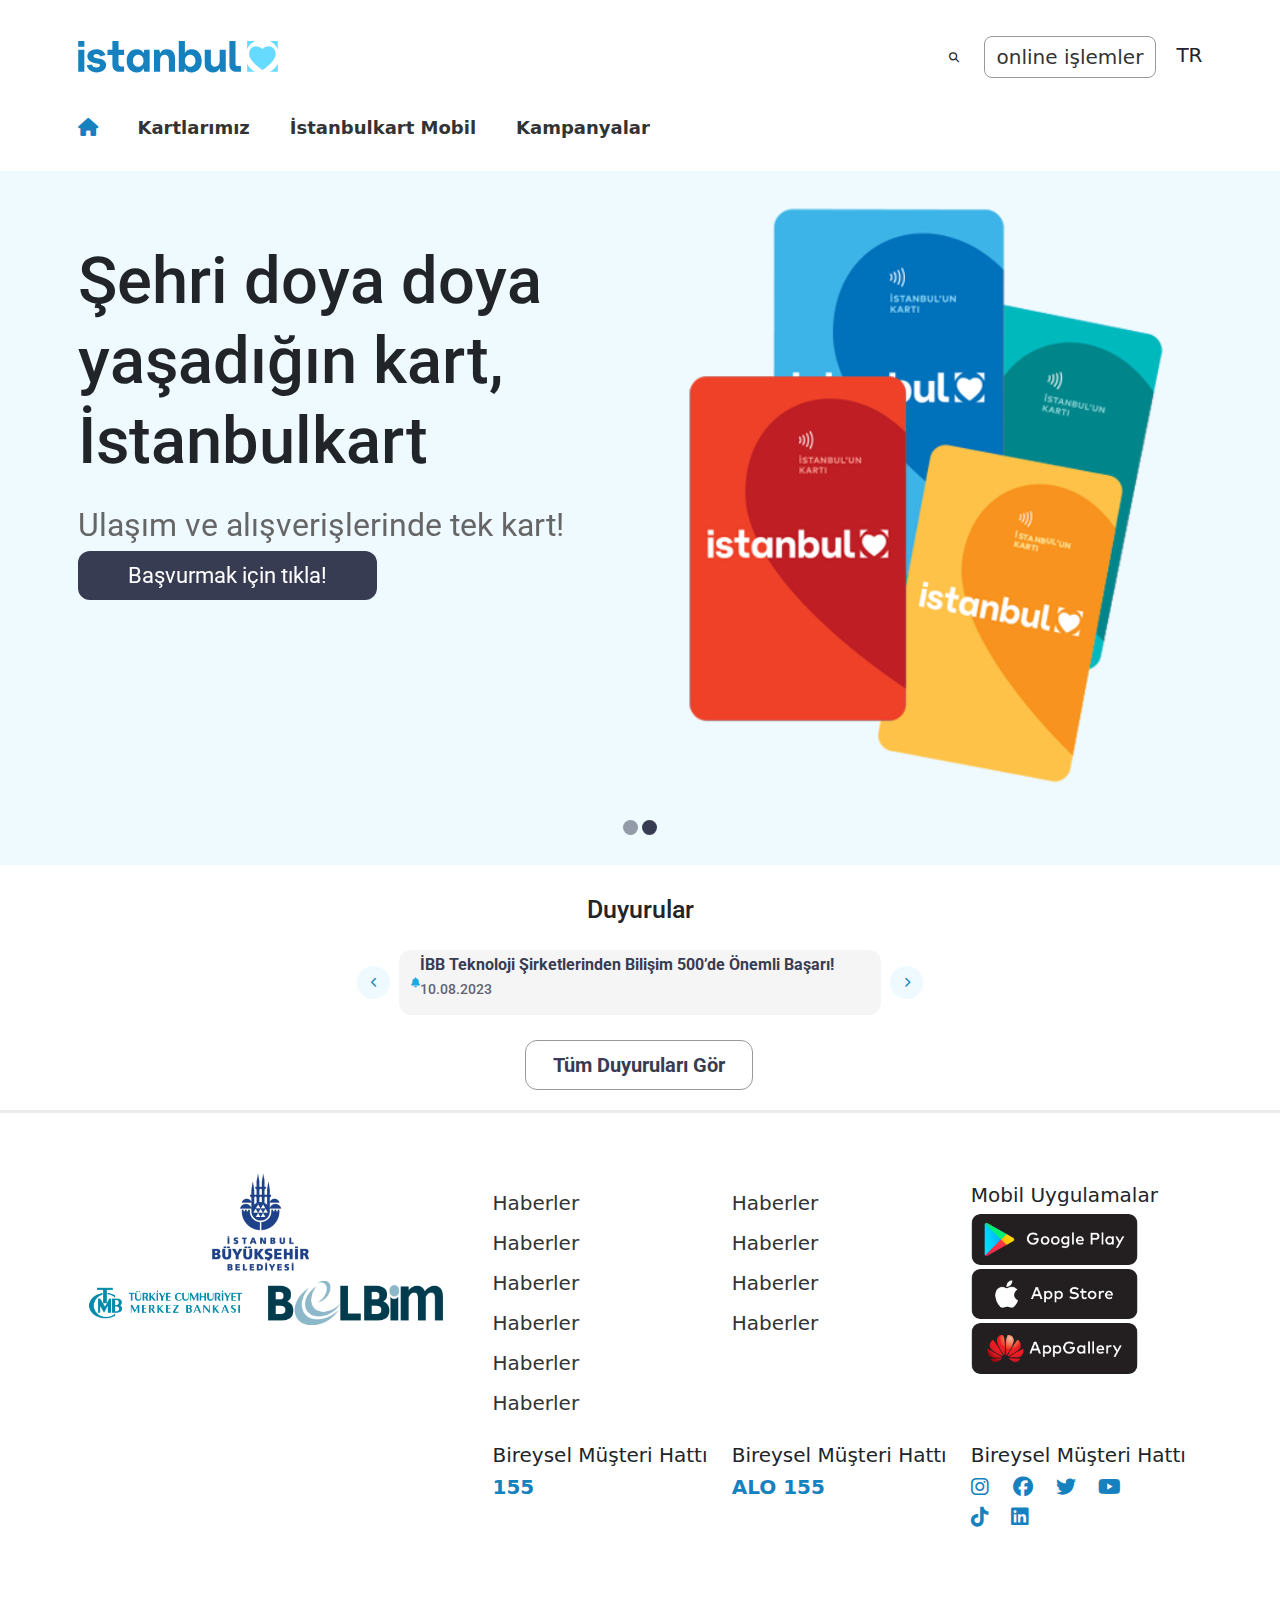
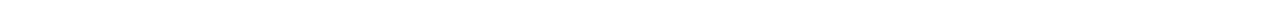
<file: day_6/index.html>
<!DOCTYPE html>
<html lang="en">

<head>
    <meta charset="UTF-8">
    <meta name="viewport" content="width=device-width, initial-scale=1.0">
    <title>Ana Sayfa</title>
    <link rel="stylesheet" href="./css/reset.css">
    <link rel="preconnect" href="https://fonts.googleapis.com">
    <link rel="preconnect" href="https://fonts.gstatic.com" crossorigin>
    <link
        href="https://fonts.googleapis.com/css2?family=Roboto:ital,wght@0,100;0,300;0,400;0,500;0,700;0,900;1,100;1,300;1,400;1,500;1,700;1,900&display=swap"
        rel="stylesheet">
    <link href="https://cdn.jsdelivr.net/npm/bootstrap@5.3.2/dist/css/bootstrap.min.css" rel="stylesheet">
    <link rel="stylesheet"
        href="https://cdnjs.cloudflare.com/ajax/libs/OwlCarousel2/2.3.4/assets/owl.carousel.min.css" />
    <link rel="stylesheet" href="https://cdnjs.cloudflare.com/ajax/libs/font-awesome/6.4.2/css/all.min.css" />
    <link rel="stylesheet" href="./css/style.css">
</head>

<body>


    <header>
        <div class="background-controller">
            <div class="container">
                <div class="header-top">
                    <a href="#" class="logo-area">
                        <!-- <img src="" class="logo-img" alt=""> -->
                        <svg width="200" height="32" viewBox="0 0 200 32" fill="none"
                            xmlns="http://www.w3.org/2000/svg">
                            <path fill-rule="evenodd" clip-rule="evenodd"
                                d="M18.5451 26.5962C20.6 26.5962 21.9402 25.7028 21.9402 24.3624C21.9402 23.4691 21.4934 22.9329 20.2426 22.6649L16.3113 21.9057C11.7994 20.9673 9.38731 18.7341 9.38731 15.2943C9.38731 11.0502 13.1398 8.19129 18.6789 8.14661C22.9229 8.14661 26.4071 10.5142 27.4349 13.9986L22.2975 15.5624C21.9849 13.9986 20.5107 12.9263 18.5451 12.9263C16.7137 12.9263 15.5519 13.7751 15.5519 15.0708C15.5519 16.0533 16.2222 16.7238 17.7409 16.9917L21.6721 17.7955C25.8715 18.5999 28.1048 20.7889 28.1048 24.0498C28.1048 28.4279 24.3078 31.3762 18.6789 31.3762C13.4077 31.3762 9.43181 28.5618 8.80658 24.3624L14.0331 23.5587C14.1672 25.39 15.9987 26.5962 18.5451 26.5962ZM66.3272 30.8401H71.6431V8.6828H66.3272L65.523 12.0778H65.3889C64.6297 9.75488 61.9938 8.14676 58.7775 8.14676C52.7022 8.14676 48.6816 12.7926 48.6816 19.7615C48.6816 26.7304 52.7022 31.3762 58.7775 31.3762C61.9938 31.3762 64.6297 29.7681 65.3889 27.4005H65.523V27.4452L66.3272 30.8401ZM60.2071 13.7306C63.4233 13.7306 65.523 16.1431 65.523 19.7615C65.523 23.3799 63.4233 25.7922 60.2071 25.7922C57.0354 25.7922 54.9357 23.3799 54.9357 19.7615C54.9357 16.1431 57.0354 13.7306 60.2071 13.7306ZM40.5239 23.0225V14.0432L46.0854 14.0432V8.68238L40.5239 8.68238L40.5239 0.105358H34.4036L34.4036 8.68238H29.4897V14.0432H34.4036V23.3798C34.4036 28.1599 37.1734 30.8401 41.9981 30.8401L46.0854 30.8401V25.4346H43.383C41.5958 25.4346 40.5239 24.5413 40.5239 23.0225ZM97.0051 16.5449V30.8402H90.8853V18.6444C90.8853 15.7854 89.1431 13.8647 86.6412 13.8647C83.9162 13.8647 82.1293 15.9197 82.1293 18.9125V30.8402H76.0092V8.68246H81.3251L82.1293 12.1672H82.2635C83.0226 9.75473 85.7032 8.1466 89.0088 8.1466C93.8336 8.1466 97.0051 11.4967 97.0051 16.5449ZM123.696 19.7613C123.696 26.7304 119.676 31.3762 113.6 31.3762C110.384 31.3762 107.748 29.7679 107.034 27.4003H106.899L106.095 30.8401L100.779 30.8401V0.105206L106.899 0.105206V12.0776H107.034C107.748 9.75469 110.384 8.14676 113.6 8.14676C119.676 8.14676 123.696 12.7926 123.696 19.7613ZM117.442 19.7613C117.442 16.1431 115.342 13.7304 112.171 13.7304C108.999 13.7304 106.899 16.1431 106.899 19.7613C106.899 23.3799 108.999 25.792 112.171 25.792C115.342 25.792 117.442 23.3799 117.442 19.7613ZM147.751 8.68238V30.8401H142.436L141.631 27.4002H141.452C140.693 29.7678 138.013 31.3761 134.752 31.3761C129.927 31.3761 126.711 28.0257 126.711 22.9777V8.68238L132.831 8.68238V20.878C132.831 23.7371 134.528 25.6581 137.075 25.6581C139.844 25.6581 141.631 23.648 141.631 20.6101V8.68238H147.751ZM151.392 23.3798C151.392 28.1599 154.161 30.8401 158.986 30.8401L162.917 30.8401V25.0773H159.656C158.316 25.0773 157.512 24.3179 157.512 23.0225V0.105358H151.392V23.3798ZM0.223975 8.68229H6.34385L6.34385 30.84H0.223975L0.223975 8.68229ZM0.19046 5.81217H6.37755V0.105263H0.19046L0.19046 5.81217Z"
                                fill="#1581BE"></path>
                            <path fill-rule="evenodd" clip-rule="evenodd"
                                d="M199.81 22.6906C198.13 26.2468 195.253 29.1245 191.696 30.804H199.81V22.6906ZM184.46 7.97384C178.457 2.703 171.225 5.25047 171.225 12.9224C171.225 20.5944 184.46 29.0277 184.46 29.0277C184.46 29.0277 197.696 20.6237 197.696 12.9224C197.696 5.22131 189.731 2.61514 184.46 7.97384ZM177.224 0.105316H169.111V8.21863C170.791 4.66251 173.668 1.78482 177.224 0.105316ZM199.81 0.105354V8.21867C198.13 4.66255 195.253 1.78486 191.696 0.105354H199.81ZM169.111 30.804V22.6906C170.79 26.2468 173.668 29.1245 177.224 30.804H169.111Z"
                                fill="#67DBFF"></path>
                        </svg>
                    </a>
                    <div class="searchbox">
                        <div class="search-input">
                            <input type="text" name="search" id="searchItem">
                            <div class="close"><i class="fa-solid fa-xmark"></i></div>
                        </div>
                        <div class="open-search">
                            <i class="fa-solid fa-magnifying-glass"></i>
                        </div>
                    </div>
                    <div class="member-area">

                        <div class="online">
                            <a href="" class="goto-online">online işlemler</a>
                        </div>
                        <div class="language">
                            <h2>TR</h2>
                        </div>
                        <div class="open-mobile">
                            <i class="fa-solid fa-bars"></i>
                        </div>
                    </div>
                </div>
                <div class="header-bottom">
                    <div class="position-controller">
                        <div class="all-items">
                            <div class="nav-link">
                                <a href="./index.html" style="color: #1581BE;"><i class="fa-solid fa-house"></i></a>
                            </div>
                            <div class="nav-link">
                                <a href="./our-cards.html" class="link-item">Kartlarımız</a>
                            </div>
                            <div class="nav-link">
                                <a href="./istanbulkart-mobile.html" class="link-item">İstanbulkart Mobil</a>
                            </div>
                            <div class="nav-link">
                                <a href="./campaigns.html" class="link-item">Kampanyalar</a>
                            </div>
                        </div>
                    </div>
                </div>
            </div>
        </div>
    </header>
    <main>
        <section class="hero-section">
            <div class="background-controller">
                <div class="slider-area owl-carousel owl-theme">
                    <div class="item">
                        <div class="container">
                            <div class="row">
                                <div class="col-12 col-lg-6">
                                    <h3 class="card-title">Şehri doya doya yaşadığın kart, İstanbulkart</h3>
                                    <p class="card-info">Ulaşım ve alışverişlerinde tek kart!</p>
                                    <a href="#" class="card-link">Başvurmak için tıkla!</a>
                                </div>
                                <div class="col-12 col-lg-6">
                                    <div class="card-img">
                                        <img src="./images/card.png" alt="">
                                    </div>
                                </div>
                            </div>
                        </div>
                    </div>
                    <div class="item">
                        <div class="container">
                            <div class="row">
                                <div class="col-12 col-lg-6">
                                    <h3 class="card-title">Şehri doya doya yaşadığın kart, İstanbulkart</h3>
                                    <p class="card-info">Ulaşım ve alışverişlerinde tek kart!</p>
                                    <a href="#" class="card-link">Başvurmak için tıkla!</a>
                                </div>
                                <div class="col-12 col-lg-6">
                                    <div class="card-img">
                                        <img src="./images/mobile-app.png" alt="">
                                    </div>
                                </div>
                            </div>
                        </div>
                    </div>
                </div>
            </div>
        </section>
        <section class="announcement">
            <div class="background-controller">
                <div class="container">
                    <div class="area-title">
                        <h1>Duyurular</h1>
                    </div>
                    <div class="slider-section owl-carousel owl-theme">
                        <div class="slider-item">
                            <div class="slider-icon">
                                <i class="fa-solid fa-bell"></i>
                            </div>
                            <div class="slider-text-area">
                                <h5 class="text-title">
                                    İBB Teknoloji Şirketlerinden Bilişim 500’de Önemli Başarı!
                                </h5>
                                <p class="text-history">
                                    10.08.2023
                                </p>
                            </div>
                        </div>
                        <div class="slider-item">
                            <div class="slider-icon">
                                <i class="fa-solid fa-bell"></i>
                            </div>
                            <div class="slider-text-area">
                                <h5 class="text-title">
                                    İBB Teknoloji Şirketlerinden Bilişim 500’de Önemli Başarı!
                                </h5>
                                <p class="text-history">
                                    10.08.2023
                                </p>
                            </div>
                        </div>
                        <div class="slider-item">
                            <div class="slider-icon">
                                <i class="fa-solid fa-bell"></i>
                            </div>
                            <div class="slider-text-area">
                                <h5 class="text-title">
                                    İBB Teknoloji Şirketlerinden Bilişim 500’de Önemli Başarı!
                                </h5>
                                <p class="text-history">
                                    10.08.2023
                                </p>
                            </div>
                        </div>
                    </div>
                    <a href="" class="see-all-announcement">Tüm Duyuruları Gör</a>
                </div>
            </div>
        </section>
        <section class="mobile-menu">
            <div class="logo-area">
                <a href="./index.html">
                    <svg width="125" height="20" viewBox="0 0 125 20" fill="none" xmlns="http://www.w3.org/2000/svg">
                        <path fill-rule="evenodd" clip-rule="evenodd"
                            d="M11.5906 16.6227C12.875 16.6227 13.7126 16.0644 13.7126 15.2266C13.7126 14.6683 13.4333 14.3331 12.6516 14.1657L10.1946 13.6911C7.3746 13.1046 5.86705 11.7089 5.86705 9.559C5.86705 6.90649 8.21234 5.11965 11.6743 5.09172C14.3268 5.09172 16.5044 6.57146 17.1468 8.74919L13.9359 9.72657C13.7406 8.74919 12.8191 8.07902 11.5906 8.07902C10.446 8.07902 9.7199 8.60954 9.7199 9.41935C9.7199 10.0334 10.1388 10.4525 11.088 10.6199L13.5451 11.1223C16.1696 11.625 17.5655 12.9932 17.5655 15.0312C17.5655 17.7675 15.1924 19.6102 11.6743 19.6102C8.3798 19.6102 5.89486 17.8512 5.5041 15.2266L8.77068 14.7243C8.85447 15.8689 9.99918 16.6227 11.5906 16.6227ZM41.4545 19.2752L44.7769 19.2752V5.42684H41.4545L40.9519 7.5487H40.8681C40.3935 6.09689 38.7461 5.09181 36.7359 5.09181C32.9388 5.09181 30.426 7.99544 30.426 12.351C30.426 16.7066 32.9388 19.6102 36.7359 19.6102C38.7461 19.6102 40.3935 18.6051 40.8681 17.1254H40.9519V17.1533L41.4545 19.2752ZM37.6294 8.58171C39.6396 8.58171 40.9519 10.0895 40.9519 12.351C40.9519 14.6125 39.6396 16.1202 37.6294 16.1202C35.6471 16.1202 34.3348 14.6125 34.3348 12.351C34.3348 10.0895 35.6471 8.58171 37.6294 8.58171ZM25.3274 14.3892V8.77707H28.8033V5.42658H25.3274L25.3274 0.0659389H21.5023L21.5023 5.42658H18.4311V8.77707H21.5023V14.6125C21.5023 17.6 23.2334 19.2752 26.2488 19.2752H28.8033V15.8967H27.1144C25.9973 15.8967 25.3274 15.3384 25.3274 14.3892ZM60.6282 10.3406V19.2752H56.8033V11.6528C56.8033 9.86598 55.7144 8.66552 54.1507 8.66552C52.4476 8.66552 51.3308 9.94988 51.3308 11.8204V19.2752H47.5057V5.42663H50.8282L51.3308 7.60458H51.4147C51.8891 6.09679 53.5645 5.09172 55.6305 5.09172C58.646 5.09172 60.6282 7.18554 60.6282 10.3406ZM77.3101 12.3509C77.3101 16.7066 74.7972 19.6102 71.0003 19.6102C68.9897 19.6102 67.3425 18.605 66.8959 17.1253H66.812L66.3094 19.2752H62.9871V0.0658436H66.812V7.54859H66.8959C67.3425 6.09677 68.9897 5.09181 71.0003 5.09181C74.7972 5.09181 77.3101 7.99545 77.3101 12.3509ZM73.4013 12.3509C73.4013 10.0895 72.089 8.58159 70.1068 8.58159C68.1242 8.58159 66.812 10.0895 66.812 12.3509C66.812 14.6125 68.1242 16.1201 70.1068 16.1201C72.089 16.1201 73.4013 14.6125 73.4013 12.3509ZM92.3445 5.42658V19.2752H89.0222L88.5196 17.1252H88.4078C87.9333 18.605 86.2578 19.6102 84.2199 19.6102C81.2044 19.6102 79.1943 17.5161 79.1943 14.3611V5.42658L83.0192 5.42658V13.0488C83.0192 14.8358 84.0801 16.0364 85.6716 16.0364C87.4028 16.0364 88.5196 14.7801 88.5196 12.8814V5.42658H92.3445ZM94.6197 14.6125C94.6197 17.6 96.3508 19.2752 99.3662 19.2752L101.823 19.2752V15.6734H99.785C98.9475 15.6734 98.4449 15.1988 98.4449 14.3892V0.0659389H94.6197V14.6125ZM0.139965 5.42652H3.96489L3.96489 19.2751H0.139965L0.139965 5.42652ZM0.119019 3.6327H3.98595L3.98595 0.0658779H0.119019L0.119019 3.6327Z"
                            fill="white"></path>
                        <path fill-rule="evenodd" clip-rule="evenodd"
                            d="M124.881 14.1816C123.831 16.4042 122.033 18.2027 119.81 19.2524L124.881 19.2524V14.1816ZM115.288 4.98362C111.536 1.68934 107.016 3.28151 107.016 8.07648C107.016 12.8714 115.288 18.1423 115.288 18.1423C115.288 18.1423 123.56 12.8898 123.56 8.07648C123.56 3.26329 118.582 1.63443 115.288 4.98362ZM110.765 0.0657921H105.694V5.13661C106.744 2.91404 108.543 1.11548 110.765 0.0657921ZM124.881 0.065815V5.13664C123.831 2.91406 122.033 1.11551 119.81 0.065815L124.881 0.065815ZM105.694 19.2524V14.1816C106.744 16.4042 108.543 18.2028 110.765 19.2524H105.694Z"
                            fill="white"></path>
                    </svg>
                </a>
                <div class="close-btn">
                    <i class="fa-solid fa-xmark"></i>
                </div>
            </div>
            <div class="container">
                <div class="nav-links">
                    <a href="" class="link-item">Online İşlemler</a>
                    <a href="" class="link-item">Kampanyalar</a>
                    <a href="" class="link-item">İstanbulkart Mobil</a>
                    <a href="" class="link-item">Kartlarımız</a>
                </div>
            </div>

        </section>
    </main>

    <footer class="py-5">
        <div class="container my-5">
            <div class="row">
                <div class="footer-right col-lg-8 col-12">
                    <div class="row">
                        <div class="right-items col-12 col-lg-4">
                            <div class="item-content">
                                <div>
                                    <a href="" class="footer-right-link">Haberler</a>
                                    <a href="" class="footer-right-link">Haberler</a>
                                    <a href="" class="footer-right-link">Haberler</a>
                                    <a href="" class="footer-right-link">Haberler</a>
                                    <a href="" class="footer-right-link">Haberler</a>
                                    <a href="" class="footer-right-link">Haberler</a>
                                </div>

                            </div>
                        </div>
                        <div class="right-items col-12 col-lg-4">
                            <div class="item-content">
                                <div>
                                    <a href="" class="footer-right-link">Haberler</a>
                                    <a href="" class="footer-right-link">Haberler</a>
                                    <a href="" class="footer-right-link">Haberler</a>
                                    <a href="" class="footer-right-link">Haberler</a>
                                </div>

                            </div>
                        </div>
                        <div class="right-items col-4">
                            <div class="item-content">
                                <h5>Mobil Uygulamalar</h5>
                                <a href="#">
                                    <img src="./images/googleplay.png" alt="">
                                </a>
                                <a href="#">
                                    <img src="./images/appstore.png" alt="">
                                </a>
                                <a href="#">
                                    <img src="./images/appgallery.png" alt="">
                                </a>
                            </div>
                        </div>
                    </div>
                    <div class="row">
                        <div class="footer-right-bottom col-12 col-lg-4">
                            <h5>Bireysel Müşteri Hattı</h5>
                            <div class="bottom-content">
                                <a href="">155</a>
                            </div>
                        </div>
                        <div class="footer-right-bottom col-12 col-lg-4">
                            <h5>Bireysel Müşteri Hattı</h5>
                            <div class="bottom-content">
                                <a href="">ALO 155</a>
                            </div>
                        </div>
                        <div class="footer-right-bottom col-12 col-lg-4">
                            <h5>Bireysel Müşteri Hattı</h5>
                            <div class="bottom-content">
                                <div class="row">
                                    <a href="" class="col-1 col-lg-2">
                                        <i class="fa-brands fa-instagram"></i>
                                    </a>
                                    <a href="" class="col-1 col-lg-2">
                                        <i class="fa-brands fa-facebook"></i>
                                    </a>
                                    <a href="" class="col-1 col-lg-2">
                                        <i class="fa-brands fa-twitter"></i>
                                    </a>
                                    <a href="" class="col-1 col-lg-2">
                                        <i class="fa-brands fa-youtube"></i>
                                    </a>
                                    <div class="row">
                                        <a href="" class="col-1 col-lg-2">
                                            <i class="fa-brands fa-tiktok"></i>
                                        </a>
                                        <a href="" class="col-1 col-lg-2">
                                            <i class="fa-brands fa-linkedin"></i>
                                        </a>
                                    </div>
                                </div>
                            </div>
                        </div>
                    </div>
                </div>
                <div class="footer-left col-lg-4 col-12 order-lg-first">
                    <div class="left-img">
                        <div class="img-item">
                            <img src="./images/footer-img.webp" alt="">
                        </div>
                        <div class="row mt-2">
                            <img src="./images/footer-img1.webp" alt="" class="img-item col-6">
                            <img src="./images/footer-img2.webp" alt="" class="img-item col-6 my-2">

                        </div>
                    </div>
                </div>
            </div>
        </div>
        </div>
    </footer>




    <script src="https://ajax.googleapis.com/ajax/libs/jquery/3.7.1/jquery.min.js"></script>
    <script src="https://cdnjs.cloudflare.com/ajax/libs/OwlCarousel2/2.3.4/owl.carousel.min.js"></script>
    <script src="https://cdn.jsdelivr.net/npm/@popperjs/core@2.11.8/dist/umd/popper.min.js"></script>
    <script src="https://cdn.jsdelivr.net/npm/bootstrap@5.3.2/dist/js/bootstrap.bundle.min.js"></script>
    <script src="./js/app.js"></script>
</body>

</html>
</file>
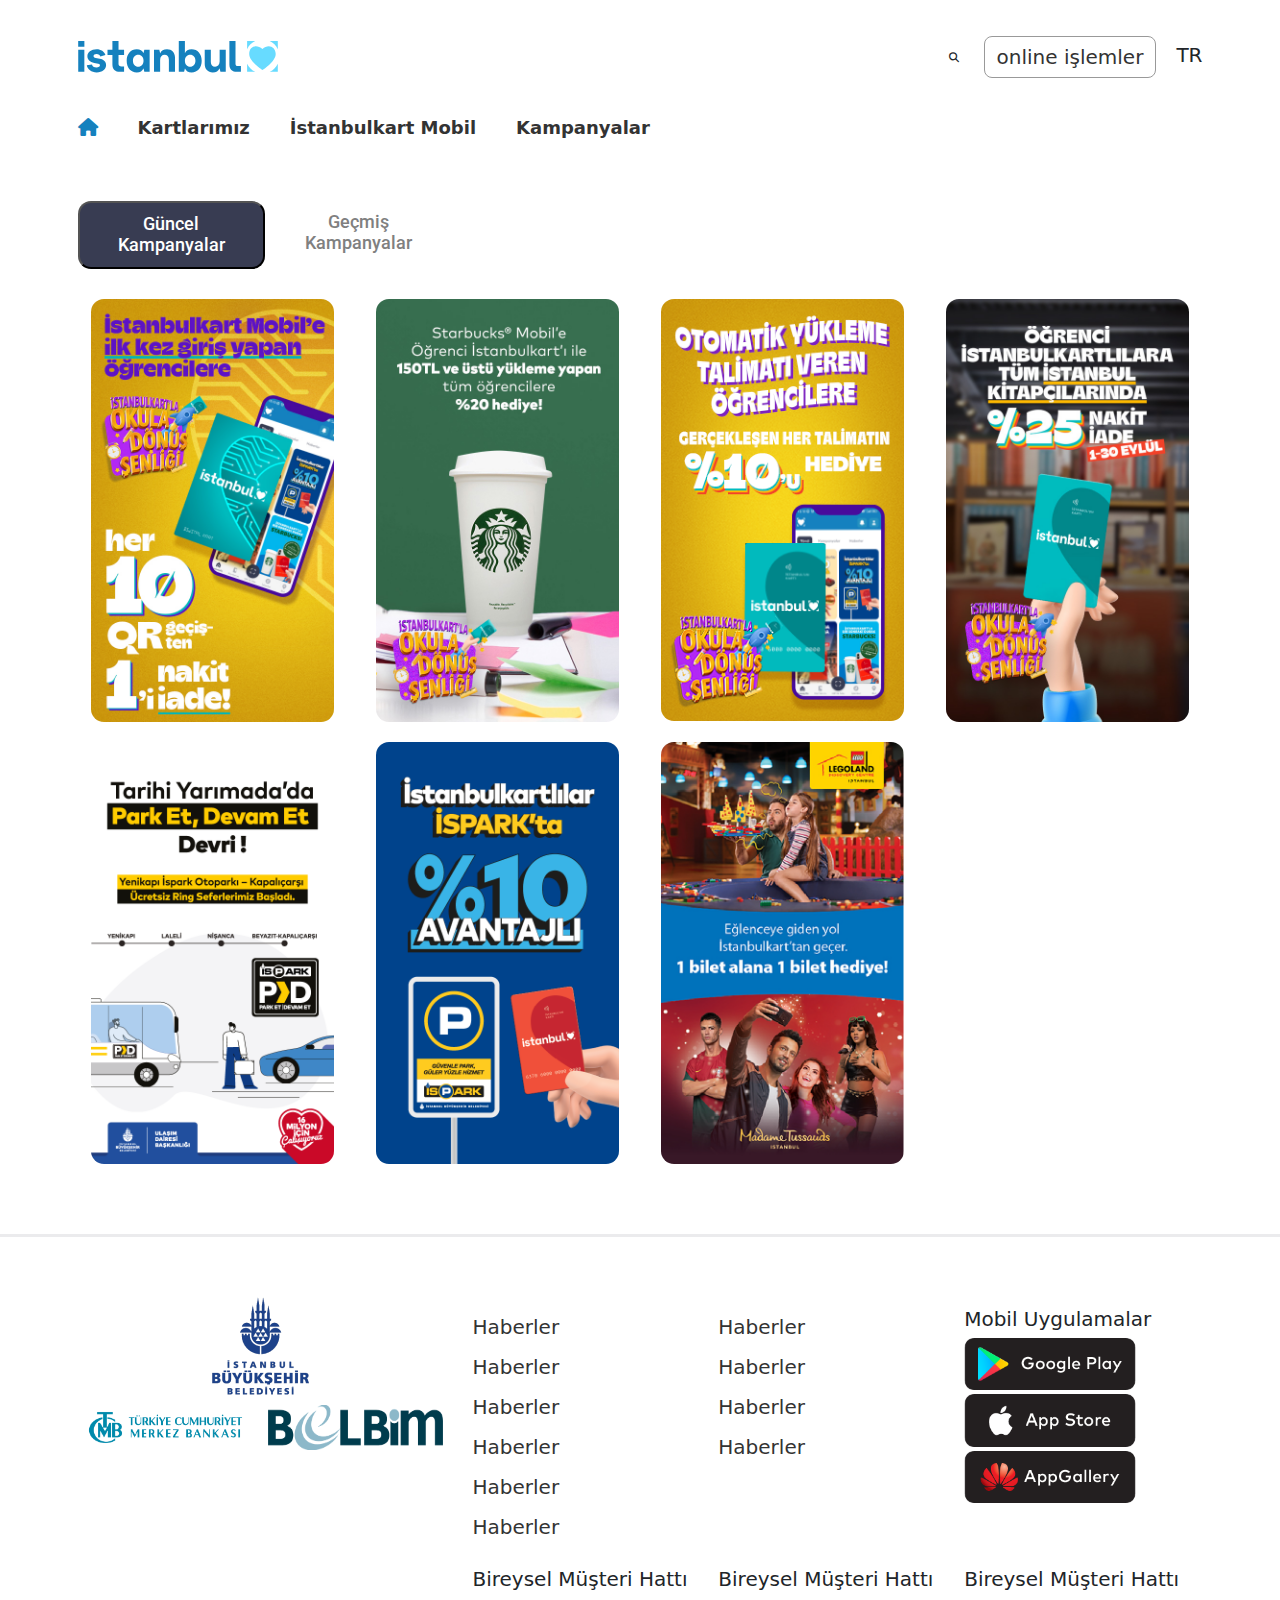
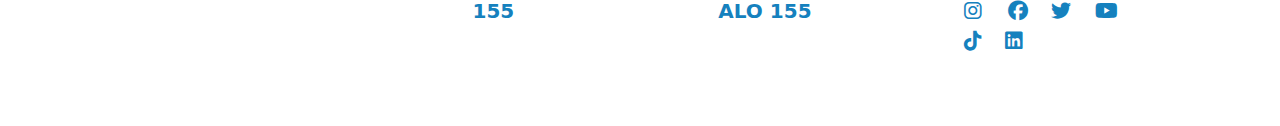
<file: day_6/campaigns.html>
<!DOCTYPE html>
<html lang="en">

<head>
    <meta charset="UTF-8">
    <meta name="viewport" content="width=device-width, initial-scale=1.0">
    <title>İstanbulkart Mobile</title>
    <link rel="stylesheet" href="./css/reset.css">
    <link rel="preconnect" href="https://fonts.googleapis.com">
    <link rel="preconnect" href="https://fonts.gstatic.com" crossorigin>
    <link
        href="https://fonts.googleapis.com/css2?family=Roboto:ital,wght@0,100;0,300;0,400;0,500;0,700;0,900;1,100;1,300;1,400;1,500;1,700;1,900&display=swap"
        rel="stylesheet">
    <link href="https://cdn.jsdelivr.net/npm/bootstrap@5.3.2/dist/css/bootstrap.min.css" rel="stylesheet">
    <link rel="stylesheet"
        href="https://cdnjs.cloudflare.com/ajax/libs/OwlCarousel2/2.3.4/assets/owl.carousel.min.css" />
    <link rel="stylesheet" href="https://cdnjs.cloudflare.com/ajax/libs/font-awesome/6.4.2/css/all.min.css" />
    <link rel="stylesheet" href="./css/style.css">
</head>

<body>


    <header>
        <div class="background-controller">
            <div class="container">
                <div class="header-top">
                    <a href="#" class="logo-area">
                        <!-- <img src="" class="logo-img" alt=""> -->
                        <svg width="200" height="32" viewBox="0 0 200 32" fill="none"
                            xmlns="http://www.w3.org/2000/svg">
                            <path fill-rule="evenodd" clip-rule="evenodd"
                                d="M18.5451 26.5962C20.6 26.5962 21.9402 25.7028 21.9402 24.3624C21.9402 23.4691 21.4934 22.9329 20.2426 22.6649L16.3113 21.9057C11.7994 20.9673 9.38731 18.7341 9.38731 15.2943C9.38731 11.0502 13.1398 8.19129 18.6789 8.14661C22.9229 8.14661 26.4071 10.5142 27.4349 13.9986L22.2975 15.5624C21.9849 13.9986 20.5107 12.9263 18.5451 12.9263C16.7137 12.9263 15.5519 13.7751 15.5519 15.0708C15.5519 16.0533 16.2222 16.7238 17.7409 16.9917L21.6721 17.7955C25.8715 18.5999 28.1048 20.7889 28.1048 24.0498C28.1048 28.4279 24.3078 31.3762 18.6789 31.3762C13.4077 31.3762 9.43181 28.5618 8.80658 24.3624L14.0331 23.5587C14.1672 25.39 15.9987 26.5962 18.5451 26.5962ZM66.3272 30.8401H71.6431V8.6828H66.3272L65.523 12.0778H65.3889C64.6297 9.75488 61.9938 8.14676 58.7775 8.14676C52.7022 8.14676 48.6816 12.7926 48.6816 19.7615C48.6816 26.7304 52.7022 31.3762 58.7775 31.3762C61.9938 31.3762 64.6297 29.7681 65.3889 27.4005H65.523V27.4452L66.3272 30.8401ZM60.2071 13.7306C63.4233 13.7306 65.523 16.1431 65.523 19.7615C65.523 23.3799 63.4233 25.7922 60.2071 25.7922C57.0354 25.7922 54.9357 23.3799 54.9357 19.7615C54.9357 16.1431 57.0354 13.7306 60.2071 13.7306ZM40.5239 23.0225V14.0432L46.0854 14.0432V8.68238L40.5239 8.68238L40.5239 0.105358H34.4036L34.4036 8.68238H29.4897V14.0432H34.4036V23.3798C34.4036 28.1599 37.1734 30.8401 41.9981 30.8401L46.0854 30.8401V25.4346H43.383C41.5958 25.4346 40.5239 24.5413 40.5239 23.0225ZM97.0051 16.5449V30.8402H90.8853V18.6444C90.8853 15.7854 89.1431 13.8647 86.6412 13.8647C83.9162 13.8647 82.1293 15.9197 82.1293 18.9125V30.8402H76.0092V8.68246H81.3251L82.1293 12.1672H82.2635C83.0226 9.75473 85.7032 8.1466 89.0088 8.1466C93.8336 8.1466 97.0051 11.4967 97.0051 16.5449ZM123.696 19.7613C123.696 26.7304 119.676 31.3762 113.6 31.3762C110.384 31.3762 107.748 29.7679 107.034 27.4003H106.899L106.095 30.8401L100.779 30.8401V0.105206L106.899 0.105206V12.0776H107.034C107.748 9.75469 110.384 8.14676 113.6 8.14676C119.676 8.14676 123.696 12.7926 123.696 19.7613ZM117.442 19.7613C117.442 16.1431 115.342 13.7304 112.171 13.7304C108.999 13.7304 106.899 16.1431 106.899 19.7613C106.899 23.3799 108.999 25.792 112.171 25.792C115.342 25.792 117.442 23.3799 117.442 19.7613ZM147.751 8.68238V30.8401H142.436L141.631 27.4002H141.452C140.693 29.7678 138.013 31.3761 134.752 31.3761C129.927 31.3761 126.711 28.0257 126.711 22.9777V8.68238L132.831 8.68238V20.878C132.831 23.7371 134.528 25.6581 137.075 25.6581C139.844 25.6581 141.631 23.648 141.631 20.6101V8.68238H147.751ZM151.392 23.3798C151.392 28.1599 154.161 30.8401 158.986 30.8401L162.917 30.8401V25.0773H159.656C158.316 25.0773 157.512 24.3179 157.512 23.0225V0.105358H151.392V23.3798ZM0.223975 8.68229H6.34385L6.34385 30.84H0.223975L0.223975 8.68229ZM0.19046 5.81217H6.37755V0.105263H0.19046L0.19046 5.81217Z"
                                fill="#1581BE"></path>
                            <path fill-rule="evenodd" clip-rule="evenodd"
                                d="M199.81 22.6906C198.13 26.2468 195.253 29.1245 191.696 30.804H199.81V22.6906ZM184.46 7.97384C178.457 2.703 171.225 5.25047 171.225 12.9224C171.225 20.5944 184.46 29.0277 184.46 29.0277C184.46 29.0277 197.696 20.6237 197.696 12.9224C197.696 5.22131 189.731 2.61514 184.46 7.97384ZM177.224 0.105316H169.111V8.21863C170.791 4.66251 173.668 1.78482 177.224 0.105316ZM199.81 0.105354V8.21867C198.13 4.66255 195.253 1.78486 191.696 0.105354H199.81ZM169.111 30.804V22.6906C170.79 26.2468 173.668 29.1245 177.224 30.804H169.111Z"
                                fill="#67DBFF"></path>
                        </svg>
                    </a>
                    <div class="searchbox">
                        <div class="search-input">
                            <input type="text" name="search" id="searchItem">
                            <div class="close"><i class="fa-solid fa-xmark"></i></div>
                        </div>
                        <div class="open-search">
                            <i class="fa-solid fa-magnifying-glass"></i>
                        </div>
                    </div>
                    <div class="member-area">

                        <div class="online">
                            <a href="" class="goto-online">online işlemler</a>
                        </div>
                        <div class="language">
                            <h2>TR</h2>
                        </div>
                        <div class="open-mobile">
                            <i class="fa-solid fa-bars"></i>
                        </div>
                    </div>
                </div>
                <div class="header-bottom">
                    <div class="position-controller">
                        <div class="all-items">
                            <div class="nav-link">
                                <a href="./index.html" style="color: #1581BE;"><i class="fa-solid fa-house"></i></a>
                            </div>
                            <div class="nav-link">
                                <a href="./our-cards.html" class="link-item">Kartlarımız</a>
                            </div>
                            <div class="nav-link">
                                <a href="./istanbulkart-mobile.html" class="link-item">İstanbulkart Mobil</a>
                            </div>
                            <div class="nav-link">
                                <a href="./campaigns.html" class="link-item">Kampanyalar</a>
                            </div>
                        </div>
                    </div>
                </div>
            </div>
        </div>
    </header>

    <main>
        <section class="live-campaigns">
            <div class="position-controller">
                <div class="container">
                    <div class="tab my-5">
                        <div class="live-button col-lg-2 ">
                            <button class="active-button">
                                <h3>Güncel Kampanyalar</h3>
                            </button>
                        </div>
                        <div class="past-button col-lg-2 ">
                            <button class="disable-button">
                                <h3>Geçmiş Kampanyalar</h3>
                            </button>
                        </div>
                    </div>
                    <div class="campaign-items">
                        <div class="live-container">
                            <div class="row">
                                <div class="campaign-img col-xl-3 col-lg-4 col-sm-6 col-12">
                                    <img src="./images/campaign/1.jpg" alt="">
                                </div>
                                <div class="campaign-img col-xl-3 col-lg-4 col-sm-6 col-12">
                                    <img src="./images/campaign/2.jpg" alt="">
                                </div>
                                <div class="campaign-img col-xl-3 col-lg-4 col-sm-6 col-12">
                                    <img src="./images/campaign/3.png" alt="">
                                </div>
                                <div class="campaign-img col-xl-3 col-lg-4 col-sm-6 col-12">
                                    <img src="./images/campaign/4.jpg" alt="">
                                </div>
                                <div class="campaign-img col-xl-3 col-lg-4 col-sm-6 col-12">
                                    <img src="./images/campaign/5.png" alt="">
                                </div>
                                <div class="campaign-img col-xl-3 col-lg-4 col-sm-6 col-12">
                                    <img src="./images/campaign/6.png" alt="">
                                </div>
                                <div class="campaign-img col-xl-3 col-lg-4 col-sm-6 col-12">
                                    <img src="./images/campaign/7.png" alt="">
                                </div>
                            </div>
                        </div>
                        <div class="past-container disable-container">
                            <div class="row">
                                <div class="campaign-img col-xl-3 col-lg-4 col-sm-6 col-12">
                                    <img src="./images/campaign/g1.png" alt="">
                                </div>
                                <div class="campaign-img col-xl-3 col-lg-4 col-sm-6 col-12">
                                    <img src="./images/campaign/g2.png" alt="">
                                </div>
                            </div>
                        </div>
                    </div>
                </div>
            </div>
        </section>
    </main>


    <footer class="py-5">
        <div class="container my-5">
            <div class="row">
                <div class="footer-right col-lg-8 col-12 ps-5">
                    <div class="row">
                        <div class="right-items col-12 col-lg-4">
                            <div class="item-content">
                                <div>
                                    <a href="" class="footer-right-link">Haberler</a>
                                    <a href="" class="footer-right-link">Haberler</a>
                                    <a href="" class="footer-right-link">Haberler</a>
                                    <a href="" class="footer-right-link">Haberler</a>
                                    <a href="" class="footer-right-link">Haberler</a>
                                    <a href="" class="footer-right-link">Haberler</a>
                                </div>

                            </div>
                        </div>
                        <div class="right-items col-12 col-lg-4">
                            <div class="item-content">
                                <div>
                                    <a href="" class="footer-right-link">Haberler</a>
                                    <a href="" class="footer-right-link">Haberler</a>
                                    <a href="" class="footer-right-link">Haberler</a>
                                    <a href="" class="footer-right-link">Haberler</a>
                                </div>

                            </div>
                        </div>
                        <div class="right-items col-4">
                            <div class="item-content">
                                <h5>Mobil Uygulamalar</h5>
                                <a href="#">
                                    <img src="./images/googleplay.png" alt="">
                                </a>
                                <a href="#">
                                    <img src="./images/appstore.png" alt="">
                                </a>
                                <a href="#">
                                    <img src="./images/appgallery.png" alt="">
                                </a>
                            </div>
                        </div>
                    </div>
                    <div class="row">
                        <div class="footer-right-bottom col-12 col-lg-4">
                            <h5>Bireysel Müşteri Hattı</h5>
                            <div class="bottom-content">
                                <a href="">155</a>
                            </div>
                        </div>
                        <div class="footer-right-bottom col-12 col-lg-4">
                            <h5>Bireysel Müşteri Hattı</h5>
                            <div class="bottom-content">
                                <a href="">ALO 155</a>
                            </div>
                        </div>
                        <div class="footer-right-bottom col-12 col-lg-4">
                            <h5>Bireysel Müşteri Hattı</h5>
                            <div class="bottom-content">
                                <div class="row">
                                    <a href="" class="col-1 col-lg-2">
                                        <i class="fa-brands fa-instagram"></i>
                                    </a>
                                    <a href="" class="col-1 col-lg-2">
                                        <i class="fa-brands fa-facebook"></i>
                                    </a>
                                    <a href="" class="col-1 col-lg-2">
                                        <i class="fa-brands fa-twitter"></i>
                                    </a>
                                    <a href="" class="col-1 col-lg-2">
                                        <i class="fa-brands fa-youtube"></i>
                                    </a>
                                    <div class="row">
                                        <a href="" class="col-1 col-lg-2">
                                            <i class="fa-brands fa-tiktok"></i>
                                        </a>
                                        <a href="" class="col-1 col-lg-2">
                                            <i class="fa-brands fa-linkedin"></i>
                                        </a>
                                    </div>
                                </div>
                            </div>
                        </div>
                    </div>
                </div>
                <div class="footer-left col-lg-4 col-12 order-lg-first">
                    <div class="left-img">
                        <div class="img-item">
                            <img src="./images/footer-img.webp" alt="">
                        </div>
                        <div class="row mt-2">
                            <img src="./images/footer-img1.webp" alt="" class="img-item col-6">
                            <img src="./images/footer-img2.webp" alt="" class="img-item col-6 my-2">

                        </div>
                    </div>
                </div>
            </div>
        </div>
        </div>
    </footer>




    <script src="https://ajax.googleapis.com/ajax/libs/jquery/3.7.1/jquery.min.js"></script>
    <script src="https://cdnjs.cloudflare.com/ajax/libs/OwlCarousel2/2.3.4/owl.carousel.min.js"></script>
    <script src="https://cdn.jsdelivr.net/npm/@popperjs/core@2.11.8/dist/umd/popper.min.js"></script>
    <script src="https://cdn.jsdelivr.net/npm/bootstrap@5.3.2/dist/js/bootstrap.bundle.min.js"></script>
    <script src="./js/app.js"></script>
</body>

</html>
</file>
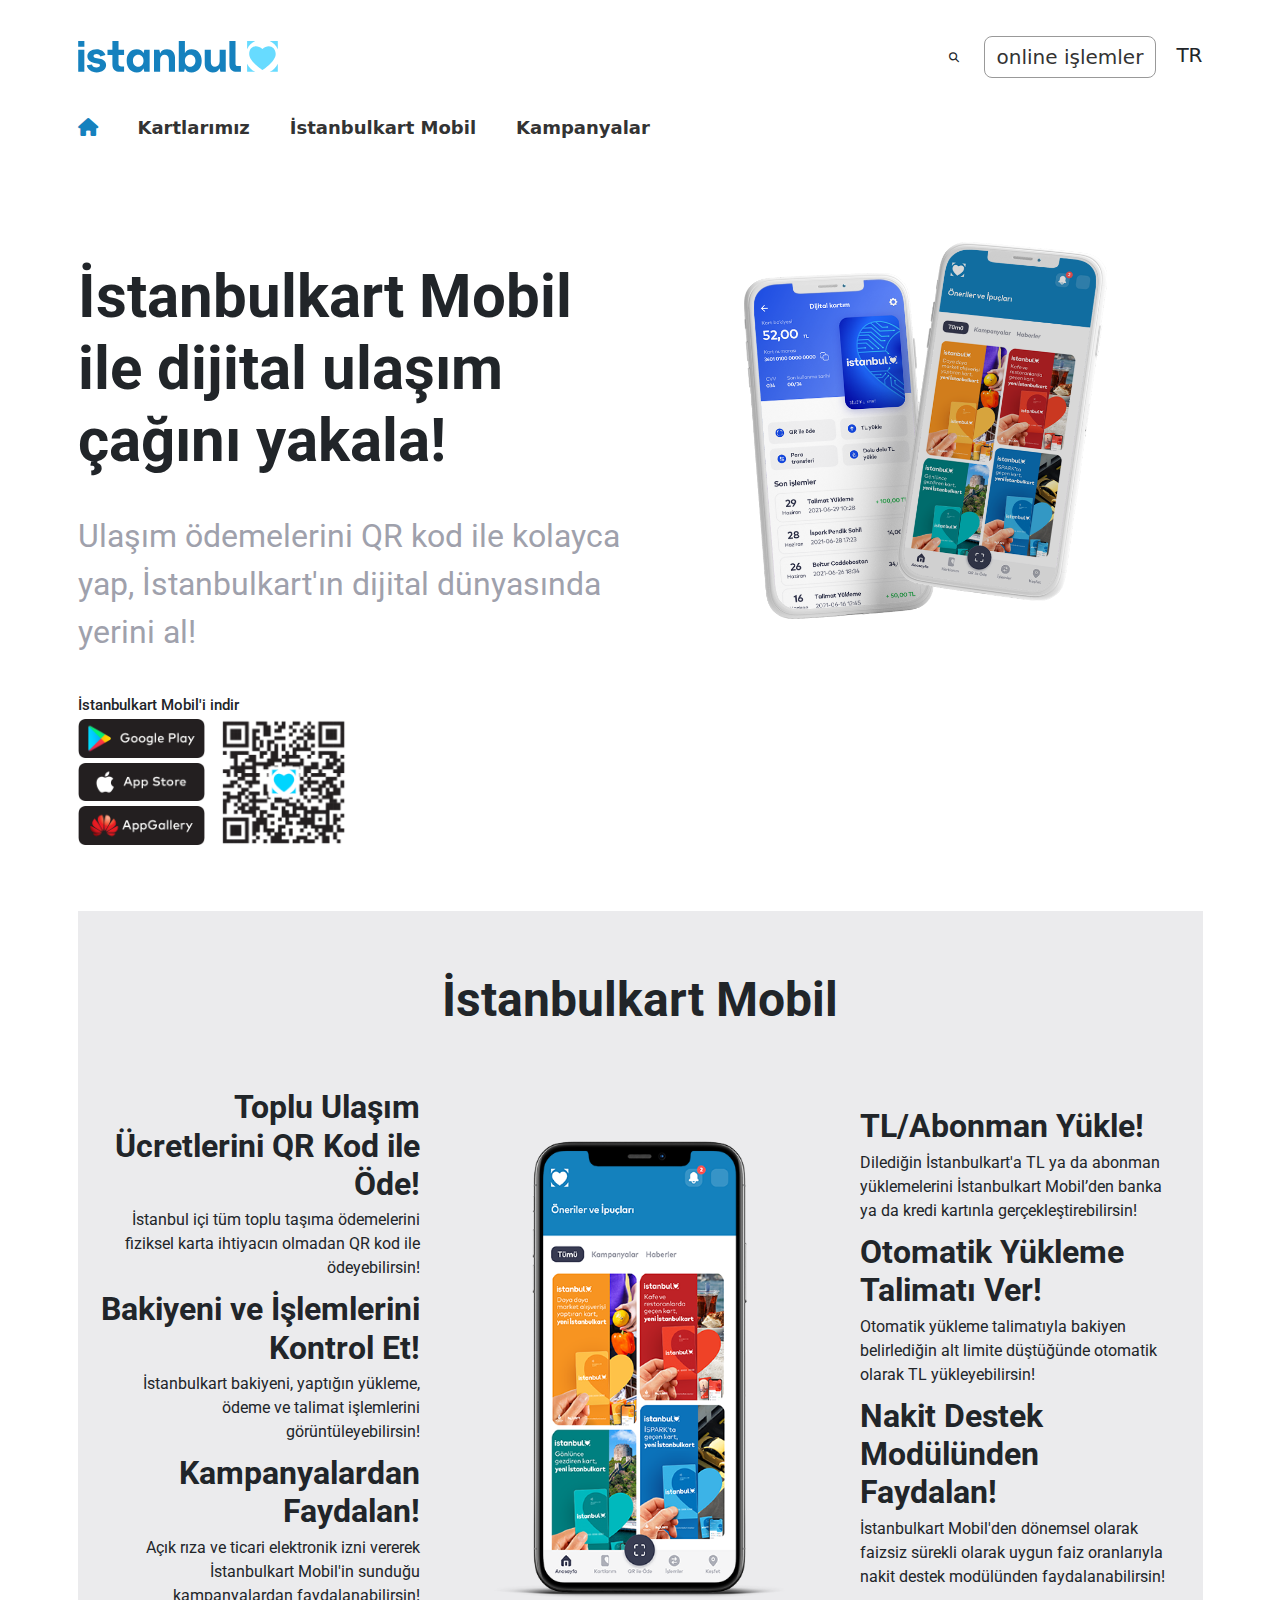
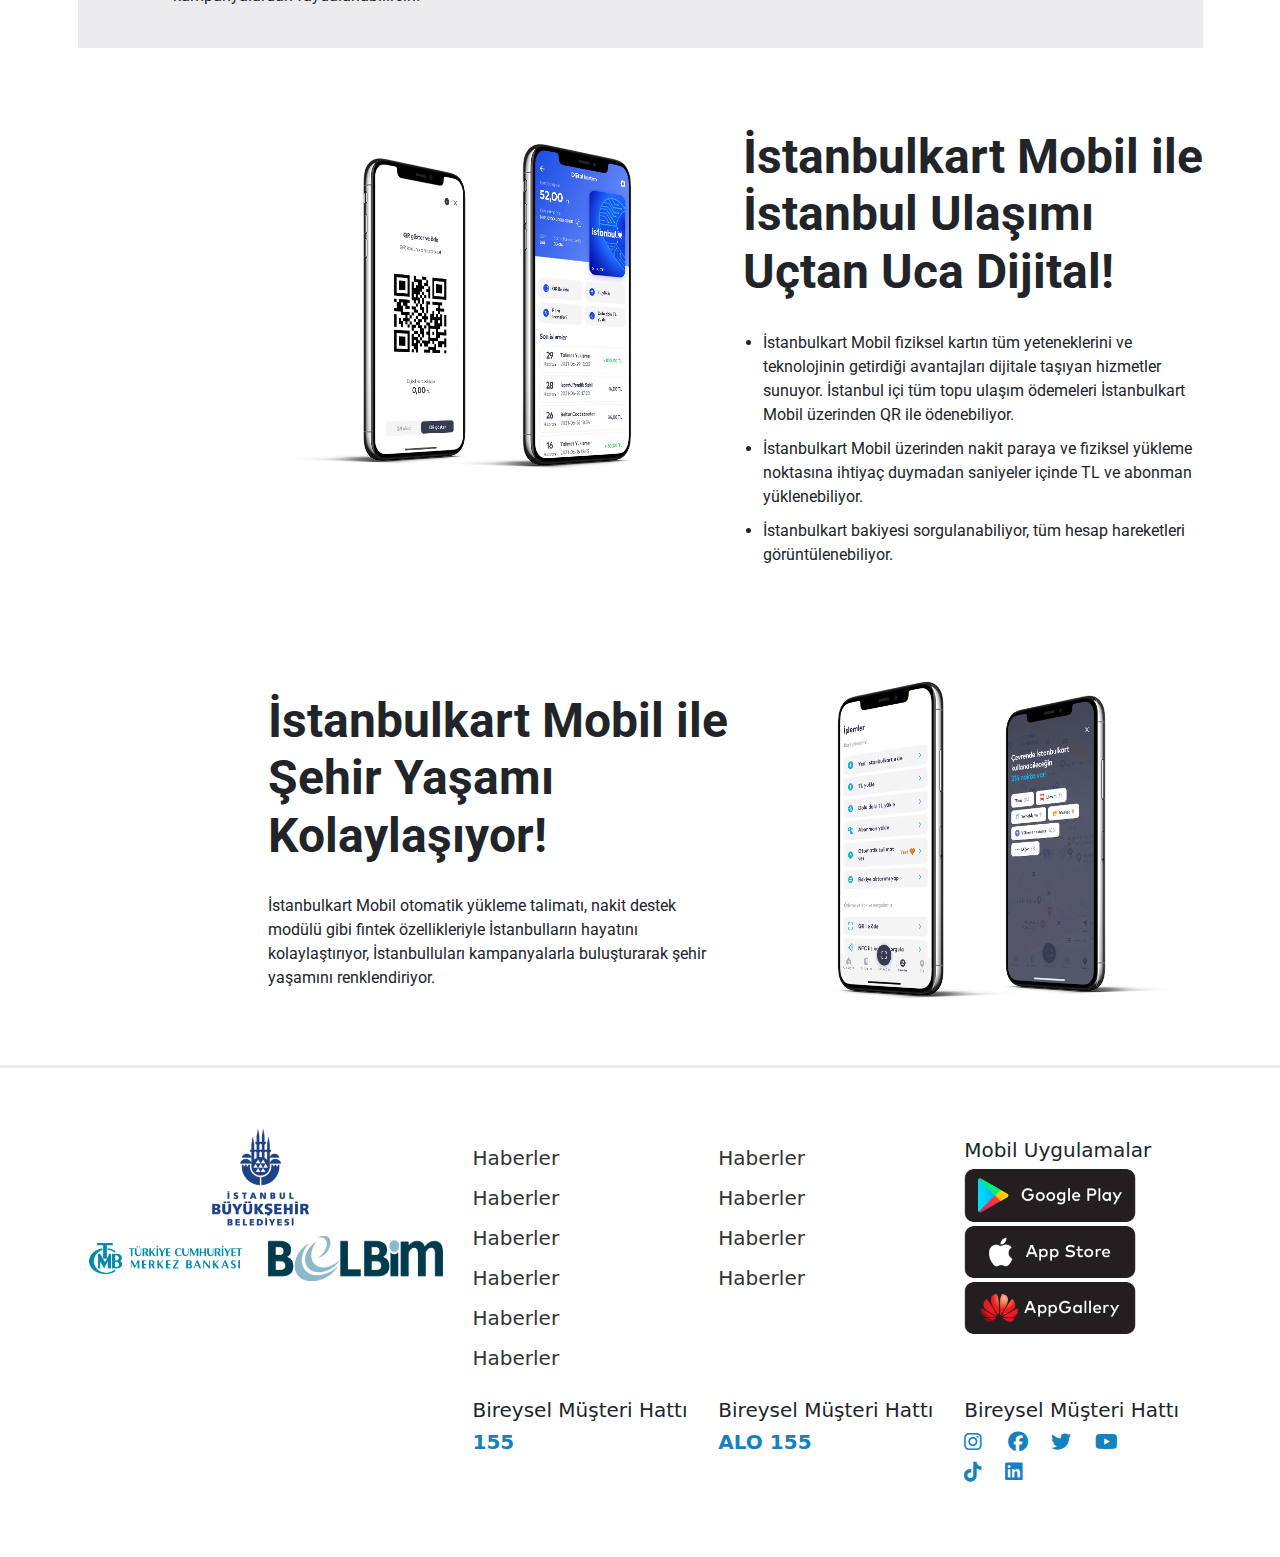
<file: day_6/istanbulkart-mobile.html>
<!DOCTYPE html>
<html lang="en">

<head>
    <meta charset="UTF-8">
    <meta name="viewport" content="width=device-width, initial-scale=1.0">
    <title>İstanbulkart Mobile</title>
    <link rel="stylesheet" href="./css/reset.css">
    <link rel="preconnect" href="https://fonts.googleapis.com">
    <link rel="preconnect" href="https://fonts.gstatic.com" crossorigin>
    <link
        href="https://fonts.googleapis.com/css2?family=Roboto:ital,wght@0,100;0,300;0,400;0,500;0,700;0,900;1,100;1,300;1,400;1,500;1,700;1,900&display=swap"
        rel="stylesheet">
    <link href="https://cdn.jsdelivr.net/npm/bootstrap@5.3.2/dist/css/bootstrap.min.css" rel="stylesheet">
    <link rel="stylesheet"
        href="https://cdnjs.cloudflare.com/ajax/libs/OwlCarousel2/2.3.4/assets/owl.carousel.min.css" />
    <link rel="stylesheet" href="https://cdnjs.cloudflare.com/ajax/libs/font-awesome/6.4.2/css/all.min.css" />
    <link rel="stylesheet" href="./css/style.css">
</head>

<body>


    <header>
        <div class="background-controller">
            <div class="container">
                <div class="header-top">
                    <a href="#" class="logo-area">
                        <!-- <img src="" class="logo-img" alt=""> -->
                        <svg width="200" height="32" viewBox="0 0 200 32" fill="none"
                            xmlns="http://www.w3.org/2000/svg">
                            <path fill-rule="evenodd" clip-rule="evenodd"
                                d="M18.5451 26.5962C20.6 26.5962 21.9402 25.7028 21.9402 24.3624C21.9402 23.4691 21.4934 22.9329 20.2426 22.6649L16.3113 21.9057C11.7994 20.9673 9.38731 18.7341 9.38731 15.2943C9.38731 11.0502 13.1398 8.19129 18.6789 8.14661C22.9229 8.14661 26.4071 10.5142 27.4349 13.9986L22.2975 15.5624C21.9849 13.9986 20.5107 12.9263 18.5451 12.9263C16.7137 12.9263 15.5519 13.7751 15.5519 15.0708C15.5519 16.0533 16.2222 16.7238 17.7409 16.9917L21.6721 17.7955C25.8715 18.5999 28.1048 20.7889 28.1048 24.0498C28.1048 28.4279 24.3078 31.3762 18.6789 31.3762C13.4077 31.3762 9.43181 28.5618 8.80658 24.3624L14.0331 23.5587C14.1672 25.39 15.9987 26.5962 18.5451 26.5962ZM66.3272 30.8401H71.6431V8.6828H66.3272L65.523 12.0778H65.3889C64.6297 9.75488 61.9938 8.14676 58.7775 8.14676C52.7022 8.14676 48.6816 12.7926 48.6816 19.7615C48.6816 26.7304 52.7022 31.3762 58.7775 31.3762C61.9938 31.3762 64.6297 29.7681 65.3889 27.4005H65.523V27.4452L66.3272 30.8401ZM60.2071 13.7306C63.4233 13.7306 65.523 16.1431 65.523 19.7615C65.523 23.3799 63.4233 25.7922 60.2071 25.7922C57.0354 25.7922 54.9357 23.3799 54.9357 19.7615C54.9357 16.1431 57.0354 13.7306 60.2071 13.7306ZM40.5239 23.0225V14.0432L46.0854 14.0432V8.68238L40.5239 8.68238L40.5239 0.105358H34.4036L34.4036 8.68238H29.4897V14.0432H34.4036V23.3798C34.4036 28.1599 37.1734 30.8401 41.9981 30.8401L46.0854 30.8401V25.4346H43.383C41.5958 25.4346 40.5239 24.5413 40.5239 23.0225ZM97.0051 16.5449V30.8402H90.8853V18.6444C90.8853 15.7854 89.1431 13.8647 86.6412 13.8647C83.9162 13.8647 82.1293 15.9197 82.1293 18.9125V30.8402H76.0092V8.68246H81.3251L82.1293 12.1672H82.2635C83.0226 9.75473 85.7032 8.1466 89.0088 8.1466C93.8336 8.1466 97.0051 11.4967 97.0051 16.5449ZM123.696 19.7613C123.696 26.7304 119.676 31.3762 113.6 31.3762C110.384 31.3762 107.748 29.7679 107.034 27.4003H106.899L106.095 30.8401L100.779 30.8401V0.105206L106.899 0.105206V12.0776H107.034C107.748 9.75469 110.384 8.14676 113.6 8.14676C119.676 8.14676 123.696 12.7926 123.696 19.7613ZM117.442 19.7613C117.442 16.1431 115.342 13.7304 112.171 13.7304C108.999 13.7304 106.899 16.1431 106.899 19.7613C106.899 23.3799 108.999 25.792 112.171 25.792C115.342 25.792 117.442 23.3799 117.442 19.7613ZM147.751 8.68238V30.8401H142.436L141.631 27.4002H141.452C140.693 29.7678 138.013 31.3761 134.752 31.3761C129.927 31.3761 126.711 28.0257 126.711 22.9777V8.68238L132.831 8.68238V20.878C132.831 23.7371 134.528 25.6581 137.075 25.6581C139.844 25.6581 141.631 23.648 141.631 20.6101V8.68238H147.751ZM151.392 23.3798C151.392 28.1599 154.161 30.8401 158.986 30.8401L162.917 30.8401V25.0773H159.656C158.316 25.0773 157.512 24.3179 157.512 23.0225V0.105358H151.392V23.3798ZM0.223975 8.68229H6.34385L6.34385 30.84H0.223975L0.223975 8.68229ZM0.19046 5.81217H6.37755V0.105263H0.19046L0.19046 5.81217Z"
                                fill="#1581BE"></path>
                            <path fill-rule="evenodd" clip-rule="evenodd"
                                d="M199.81 22.6906C198.13 26.2468 195.253 29.1245 191.696 30.804H199.81V22.6906ZM184.46 7.97384C178.457 2.703 171.225 5.25047 171.225 12.9224C171.225 20.5944 184.46 29.0277 184.46 29.0277C184.46 29.0277 197.696 20.6237 197.696 12.9224C197.696 5.22131 189.731 2.61514 184.46 7.97384ZM177.224 0.105316H169.111V8.21863C170.791 4.66251 173.668 1.78482 177.224 0.105316ZM199.81 0.105354V8.21867C198.13 4.66255 195.253 1.78486 191.696 0.105354H199.81ZM169.111 30.804V22.6906C170.79 26.2468 173.668 29.1245 177.224 30.804H169.111Z"
                                fill="#67DBFF"></path>
                        </svg>
                    </a>
                    <div class="searchbox">
                        <div class="search-input">
                            <input type="text" name="search" id="searchItem">
                            <div class="close"><i class="fa-solid fa-xmark"></i></div>
                        </div>
                        <div class="open-search">
                            <i class="fa-solid fa-magnifying-glass"></i>
                        </div>
                    </div>
                    <div class="member-area">

                        <div class="online">
                            <a href="" class="goto-online">online işlemler</a>
                        </div>
                        <div class="language">
                            <h2>TR</h2>
                        </div>
                        <div class="open-mobile">
                            <i class="fa-solid fa-bars"></i>
                        </div>
                    </div>
                </div>
                <div class="header-bottom">
                    <div class="position-controller">
                        <div class="all-items">
                            <div class="nav-link">
                                <a href="./index.html" style="color: #1581BE;"><i class="fa-solid fa-house"></i></a>
                            </div>
                            <div class="nav-link">
                                <a href="./our-cards.html" class="link-item">Kartlarımız</a>
                            </div>
                            <div class="nav-link">
                                <a href="./istanbulkart-mobile.html" class="link-item">İstanbulkart Mobil</a>
                            </div>
                            <div class="nav-link">
                                <a href="./campaigns.html" class="link-item">Kampanyalar</a>
                            </div>
                        </div>
                    </div>
                </div>
            </div>
        </div>
    </header>

    <main>
        <section class="mobile-section my-5">
            <div class="position-controller my-5">
                <div class="container">
                    <div class="container-one py-5 my-5">
                        <div class="row">
                            <div class="left-one col-lg-6 col-12">
                                <h1 class="py-5">İstanbulkart Mobil ile dijital ulaşım çağını yakala!</h1>
                                <p class="pb-5">Ulaşım ödemelerini QR kod ile kolayca yap, İstanbulkart'ın dijital
                                    dünyasında yerini al!</p>
                                <h4>İstanbulkart Mobil'i indir</h4>
                                <div class="row">
                                    <div class="button-qr col-lg-6">
                                        <div class="row">
                                            <div class="buton img col-6">
                                                <a href="">
                                                    <img src="./images/googleplay.png" alt="">
                                                </a>
                                                <a href="">
                                                    <img src="./images/appstore.png" alt="">
                                                </a>
                                                <a href="">
                                                    <img src="./images/appgallery.png" alt="">
                                                </a>
                                            </div>
                                            <div class="qr-img col-6">
                                                <img src="./images/mobile/Ekran Alıntısı.PNG" alt="">
                                            </div>
                                        </div>
                                    </div>
                                </div>
                            </div>
                            <div class="right-one col-lg-6 col-12">
                                <img src="./images/mobile/1.png" alt="" class="large-img">
                            </div>
                        </div>
                    </div>
                    <div class="container-two py-5 my-5">
                        <h2 class="my-5 pb-5">İstanbulkart Mobil</h2>
                        <div class="content-two">
                            <div class="row align-items-center">
                                <div class="left-text col-lg-4 col-12 px-5">
                                    <h3>Toplu Ulaşım Ücretlerini QR Kod ile Öde!</h3>
                                    <p>İstanbul içi tüm toplu taşıma ödemelerini fiziksel karta ihtiyacın olmadan QR kod ile
                                        ödeyebilirsin!</p>
                                    <h3>Bakiyeni ve İşlemlerini Kontrol Et!</h3>
                                    <p>İstanbulkart bakiyeni, yaptığın yükleme, ödeme ve talimat işlemlerini
                                        görüntüleyebilirsin!</p>
                                    <h3>Kampanyalardan Faydalan!</h3>
                                    <p>Açık rıza ve ticari elektronik izni vererek İstanbulkart Mobil'in sunduğu
                                        kampanyalardan faydalanabilirsin!</p>
                                </div>
                                <div class="center-img col-lg-4 col-12">
                                    <img src="./images/mobile/2.png" alt="" class="large-img">
                                </div>
                                <div class="right-text col-lg-4 col-12 px-5">
                                    <h3>TL/Abonman Yükle!</h3>
                                    <p>Dilediğin İstanbulkart'a TL ya da abonman yüklemelerini İstanbulkart Mobil’den banka
                                        ya da kredi kartınla gerçekleştirebilirsin!</p>
                                    <h3>Otomatik Yükleme Talimatı Ver!</h3>
                                    <p>Otomatik yükleme talimatıyla bakiyen belirlediğin alt limite düştüğünde otomatik
                                        olarak TL yükleyebilirsin!</p>
                                    <h3>Nakit Destek Modülünden Faydalan!</h3>
                                    <p>İstanbulkart Mobil'den dönemsel olarak faizsiz sürekli olarak uygun faiz oranlarıyla
                                        nakit destek modülünden faydalanabilirsin!</p>
                                </div>
                            </div>
                        </div>
                    </div>
                    <div class="container-three my-5 py-5">
                        <div class="row justify-content-end">
                            <div class="left-three col-lg-5 col-12 py-5">
                                <img src="./images/mobile/banner-phone-1.64d8c4f9222638e04612.png" alt=""
                                    class="large-img">
                            </div>
                            <div class="right-three col-lg-5 col-12">
                                <h2>İstanbulkart Mobil ile İstanbul Ulaşımı Uçtan Uca Dijital!</h2>
                                <ul>
                                    <li>İstanbulkart Mobil fiziksel kartın tüm yeteneklerini ve teknolojinin getirdiği
                                        avantajları dijitale taşıyan hizmetler sunuyor. İstanbul içi tüm topu ulaşım
                                        ödemeleri İstanbulkart Mobil üzerinden QR ile ödenebiliyor.</li>
                                    <li>İstanbulkart Mobil üzerinden nakit paraya ve fiziksel yükleme noktasına ihtiyaç
                                        duymadan saniyeler içinde TL ve abonman yüklenebiliyor.</li>
                                    <li>İstanbulkart bakiyesi sorgulanabiliyor, tüm hesap hareketleri
                                        görüntülenebiliyor.</li>
                                </ul>
                            </div>
                        </div>
                    </div>
                    <div class="container-four my-5 py-5">
                        <div class="row justify-content-end">
                            <div class="right-four col-lg-5 col-12 order-lg-last">
                                <img src="./images/mobile/bannerPhone2.1addef151b22c707b03d.png" alt=""
                                    class="large-img">
                            </div>
                            <div class="left-four col-lg-5 col-12">
                                <h2>İstanbulkart Mobil ile Şehir Yaşamı Kolaylaşıyor!</h2>
                                <p>İstanbulkart Mobil otomatik yükleme talimatı, nakit destek modülü gibi fintek
                                    özellikleriyle İstanbulların hayatını kolaylaştırıyor, İstanbulluları kampanyalarla
                                    buluşturarak şehir yaşamını renklendiriyor.</p>
                            </div>
                        </div>
                    </div>
                </div>
            </div>
        </section>
    </main>


    <footer class="py-5">
        <div class="container my-5">
            <div class="row">
                <div class="footer-right col-lg-8 col-12 ps-5">
                    <div class="row">
                        <div class="right-items col-12 col-lg-4">
                            <div class="item-content">
                                <div>
                                    <a href="" class="footer-right-link">Haberler</a>
                                    <a href="" class="footer-right-link">Haberler</a>
                                    <a href="" class="footer-right-link">Haberler</a>
                                    <a href="" class="footer-right-link">Haberler</a>
                                    <a href="" class="footer-right-link">Haberler</a>
                                    <a href="" class="footer-right-link">Haberler</a>
                                </div>

                            </div>
                        </div>
                        <div class="right-items col-12 col-lg-4">
                            <div class="item-content">
                                <div>
                                    <a href="" class="footer-right-link">Haberler</a>
                                    <a href="" class="footer-right-link">Haberler</a>
                                    <a href="" class="footer-right-link">Haberler</a>
                                    <a href="" class="footer-right-link">Haberler</a>
                                </div>

                            </div>
                        </div>
                        <div class="right-items col-4">
                            <div class="item-content">
                                <h5>Mobil Uygulamalar</h5>
                                <a href="#">
                                    <img src="./images/googleplay.png" alt="">
                                </a>
                                <a href="#">
                                    <img src="./images/appstore.png" alt="">
                                </a>
                                <a href="#">
                                    <img src="./images/appgallery.png" alt="">
                                </a>
                            </div>
                        </div>
                    </div>
                    <div class="row">
                        <div class="footer-right-bottom col-12 col-lg-4">
                            <h5>Bireysel Müşteri Hattı</h5>
                            <div class="bottom-content">
                                <a href="">155</a>
                            </div>
                        </div>
                        <div class="footer-right-bottom col-12 col-lg-4">
                            <h5>Bireysel Müşteri Hattı</h5>
                            <div class="bottom-content">
                                <a href="">ALO 155</a>
                            </div>
                        </div>
                        <div class="footer-right-bottom col-12 col-lg-4">
                            <h5>Bireysel Müşteri Hattı</h5>
                            <div class="bottom-content">
                                <div class="row">
                                    <a href="" class="col-1 col-lg-2">
                                        <i class="fa-brands fa-instagram"></i>
                                    </a>
                                    <a href="" class="col-1 col-lg-2">
                                        <i class="fa-brands fa-facebook"></i>
                                    </a>
                                    <a href="" class="col-1 col-lg-2">
                                        <i class="fa-brands fa-twitter"></i>
                                    </a>
                                    <a href="" class="col-1 col-lg-2">
                                        <i class="fa-brands fa-youtube"></i>
                                    </a>
                                    <div class="row">
                                        <a href="" class="col-1 col-lg-2">
                                            <i class="fa-brands fa-tiktok"></i>
                                        </a>
                                        <a href="" class="col-1 col-lg-2">
                                            <i class="fa-brands fa-linkedin"></i>
                                        </a>
                                    </div>
                                </div>
                            </div>
                        </div>
                    </div>
                </div>
                <div class="footer-left col-lg-4 col-12 order-lg-first">
                    <div class="left-img">
                        <div class="img-item">
                            <img src="./images/footer-img.webp" alt="">
                        </div>
                        <div class="row mt-2">
                            <img src="./images/footer-img1.webp" alt="" class="img-item col-6">
                            <img src="./images/footer-img2.webp" alt="" class="img-item col-6 my-2">

                        </div>
                    </div>
                </div>
            </div>
        </div>
        </div>
    </footer>




    <script src="https://ajax.googleapis.com/ajax/libs/jquery/3.7.1/jquery.min.js"></script>
    <script src="https://cdnjs.cloudflare.com/ajax/libs/OwlCarousel2/2.3.4/owl.carousel.min.js"></script>
    <script src="https://cdn.jsdelivr.net/npm/@popperjs/core@2.11.8/dist/umd/popper.min.js"></script>
    <script src="https://cdn.jsdelivr.net/npm/bootstrap@5.3.2/dist/js/bootstrap.bundle.min.js"></script>
    <script src="./js/app.js"></script>
</body>

</html>
</file>
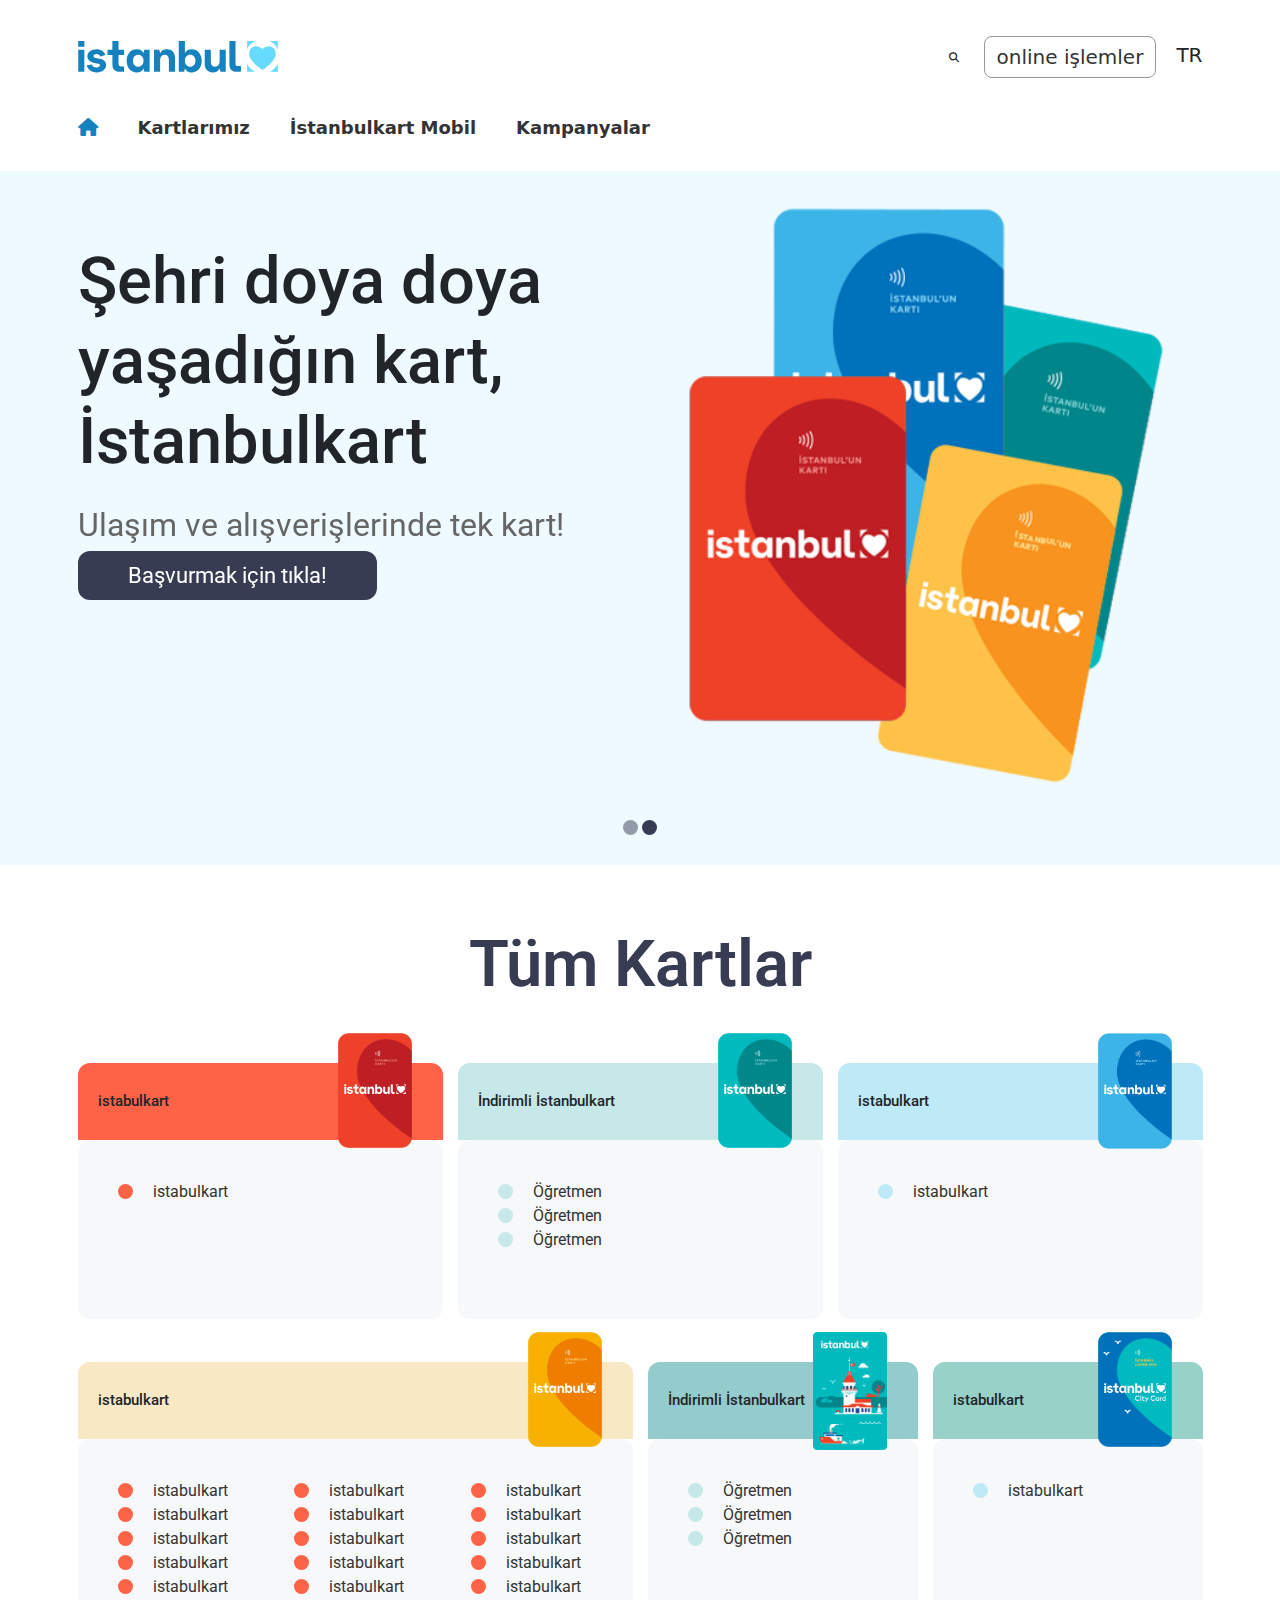
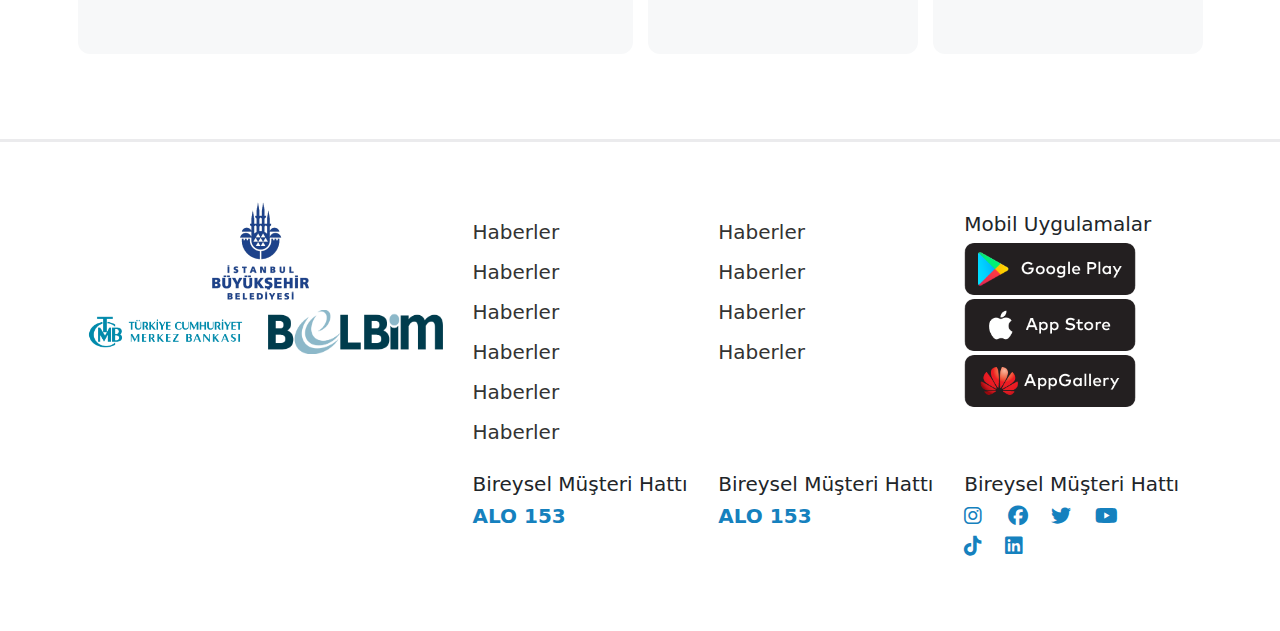
<file: day_6/our-cards.html>
<!DOCTYPE html>
<html lang="en">

<head>
    <meta charset="UTF-8">
    <meta name="viewport" content="width=device-width, initial-scale=1.0">
    <title>Kartlarımız</title>
    <link rel="stylesheet" href="./css/reset.css">
    <link rel="preconnect" href="https://fonts.googleapis.com">
    <link rel="preconnect" href="https://fonts.gstatic.com" crossorigin>
    <link
        href="https://fonts.googleapis.com/css2?family=Roboto:ital,wght@0,100;0,300;0,400;0,500;0,700;0,900;1,100;1,300;1,400;1,500;1,700;1,900&display=swap"
        rel="stylesheet">
    <link href="https://cdn.jsdelivr.net/npm/bootstrap@5.3.2/dist/css/bootstrap.min.css" rel="stylesheet">
    <link rel="stylesheet"
        href="https://cdnjs.cloudflare.com/ajax/libs/OwlCarousel2/2.3.4/assets/owl.carousel.min.css" />
    <link rel="stylesheet" href="https://cdnjs.cloudflare.com/ajax/libs/font-awesome/6.4.2/css/all.min.css" />
    <link rel="stylesheet" href="./css/style.css">
</head>

<body>


    <header>
        <div class="background-controller">
            <div class="container">
                <div class="header-top">
                    <a href="#" class="logo-area">
                        <!-- <img src="" class="logo-img" alt=""> -->
                        <svg width="200" height="32" viewBox="0 0 200 32" fill="none"
                            xmlns="http://www.w3.org/2000/svg">
                            <path fill-rule="evenodd" clip-rule="evenodd"
                                d="M18.5451 26.5962C20.6 26.5962 21.9402 25.7028 21.9402 24.3624C21.9402 23.4691 21.4934 22.9329 20.2426 22.6649L16.3113 21.9057C11.7994 20.9673 9.38731 18.7341 9.38731 15.2943C9.38731 11.0502 13.1398 8.19129 18.6789 8.14661C22.9229 8.14661 26.4071 10.5142 27.4349 13.9986L22.2975 15.5624C21.9849 13.9986 20.5107 12.9263 18.5451 12.9263C16.7137 12.9263 15.5519 13.7751 15.5519 15.0708C15.5519 16.0533 16.2222 16.7238 17.7409 16.9917L21.6721 17.7955C25.8715 18.5999 28.1048 20.7889 28.1048 24.0498C28.1048 28.4279 24.3078 31.3762 18.6789 31.3762C13.4077 31.3762 9.43181 28.5618 8.80658 24.3624L14.0331 23.5587C14.1672 25.39 15.9987 26.5962 18.5451 26.5962ZM66.3272 30.8401H71.6431V8.6828H66.3272L65.523 12.0778H65.3889C64.6297 9.75488 61.9938 8.14676 58.7775 8.14676C52.7022 8.14676 48.6816 12.7926 48.6816 19.7615C48.6816 26.7304 52.7022 31.3762 58.7775 31.3762C61.9938 31.3762 64.6297 29.7681 65.3889 27.4005H65.523V27.4452L66.3272 30.8401ZM60.2071 13.7306C63.4233 13.7306 65.523 16.1431 65.523 19.7615C65.523 23.3799 63.4233 25.7922 60.2071 25.7922C57.0354 25.7922 54.9357 23.3799 54.9357 19.7615C54.9357 16.1431 57.0354 13.7306 60.2071 13.7306ZM40.5239 23.0225V14.0432L46.0854 14.0432V8.68238L40.5239 8.68238L40.5239 0.105358H34.4036L34.4036 8.68238H29.4897V14.0432H34.4036V23.3798C34.4036 28.1599 37.1734 30.8401 41.9981 30.8401L46.0854 30.8401V25.4346H43.383C41.5958 25.4346 40.5239 24.5413 40.5239 23.0225ZM97.0051 16.5449V30.8402H90.8853V18.6444C90.8853 15.7854 89.1431 13.8647 86.6412 13.8647C83.9162 13.8647 82.1293 15.9197 82.1293 18.9125V30.8402H76.0092V8.68246H81.3251L82.1293 12.1672H82.2635C83.0226 9.75473 85.7032 8.1466 89.0088 8.1466C93.8336 8.1466 97.0051 11.4967 97.0051 16.5449ZM123.696 19.7613C123.696 26.7304 119.676 31.3762 113.6 31.3762C110.384 31.3762 107.748 29.7679 107.034 27.4003H106.899L106.095 30.8401L100.779 30.8401V0.105206L106.899 0.105206V12.0776H107.034C107.748 9.75469 110.384 8.14676 113.6 8.14676C119.676 8.14676 123.696 12.7926 123.696 19.7613ZM117.442 19.7613C117.442 16.1431 115.342 13.7304 112.171 13.7304C108.999 13.7304 106.899 16.1431 106.899 19.7613C106.899 23.3799 108.999 25.792 112.171 25.792C115.342 25.792 117.442 23.3799 117.442 19.7613ZM147.751 8.68238V30.8401H142.436L141.631 27.4002H141.452C140.693 29.7678 138.013 31.3761 134.752 31.3761C129.927 31.3761 126.711 28.0257 126.711 22.9777V8.68238L132.831 8.68238V20.878C132.831 23.7371 134.528 25.6581 137.075 25.6581C139.844 25.6581 141.631 23.648 141.631 20.6101V8.68238H147.751ZM151.392 23.3798C151.392 28.1599 154.161 30.8401 158.986 30.8401L162.917 30.8401V25.0773H159.656C158.316 25.0773 157.512 24.3179 157.512 23.0225V0.105358H151.392V23.3798ZM0.223975 8.68229H6.34385L6.34385 30.84H0.223975L0.223975 8.68229ZM0.19046 5.81217H6.37755V0.105263H0.19046L0.19046 5.81217Z"
                                fill="#1581BE"></path>
                            <path fill-rule="evenodd" clip-rule="evenodd"
                                d="M199.81 22.6906C198.13 26.2468 195.253 29.1245 191.696 30.804H199.81V22.6906ZM184.46 7.97384C178.457 2.703 171.225 5.25047 171.225 12.9224C171.225 20.5944 184.46 29.0277 184.46 29.0277C184.46 29.0277 197.696 20.6237 197.696 12.9224C197.696 5.22131 189.731 2.61514 184.46 7.97384ZM177.224 0.105316H169.111V8.21863C170.791 4.66251 173.668 1.78482 177.224 0.105316ZM199.81 0.105354V8.21867C198.13 4.66255 195.253 1.78486 191.696 0.105354H199.81ZM169.111 30.804V22.6906C170.79 26.2468 173.668 29.1245 177.224 30.804H169.111Z"
                                fill="#67DBFF"></path>
                        </svg>
                    </a>
                    <div class="searchbox">
                        <div class="search-input">
                            <input type="text" name="search" id="searchItem">
                            <div class="close"><i class="fa-solid fa-xmark"></i></div>
                        </div>
                        <div class="open-search">
                            <i class="fa-solid fa-magnifying-glass"></i>
                        </div>
                    </div>
                    <div class="member-area">

                        <div class="online">
                            <a href="" class="goto-online">online işlemler</a>
                        </div>
                        <div class="language">
                            <h2>TR</h2>
                        </div>
                        <div class="open-mobile">
                            <i class="fa-solid fa-bars"></i>
                        </div>
                    </div>
                </div>
                <div class="header-bottom">
                    <div class="position-controller">
                        <div class="all-items">
                            <div class="nav-link">
                                <a href="./index.html" style="color: #1581BE;"><i class="fa-solid fa-house"></i></a>
                            </div>
                            <div class="nav-link">
                                <a href="our-cards.html" class="link-item">Kartlarımız</a>
                            </div>
                            <div class="nav-link">
                                <a href="./istanbulkart-mobile.html" class="link-item">İstanbulkart Mobil</a>
                            </div>
                            <div class="nav-link">
                                <a href="./campaigns.html" class="link-item">Kampanyalar</a>
                            </div>
                        </div>
                    </div>
                </div>
            </div>
        </div>
    </header>
    <main>
        <section class="hero-section">
            <div class="background-controller">
                <div class="slider-area owl-carousel owl-theme">
                    <div class="item">
                        <div class="container">
                            <div class="row">
                                <div class="col-12 col-lg-6">
                                    <h3 class="card-title">Şehri doya doya yaşadığın kart, İstanbulkart</h3>
                                    <p class="card-info">Ulaşım ve alışverişlerinde tek kart!</p>
                                    <a href="#" class="card-link">Başvurmak için tıkla!</a>
                                </div>
                                <div class="col-12 col-lg-6">
                                    <div class="card-img">
                                        <img src="./images/card.png" alt="">
                                    </div>
                                </div>
                            </div>
                        </div>
                    </div>
                    <div class="item">
                        <div class="container">
                            <div class="row">
                                <div class="col-12 col-lg-6">
                                    <h3 class="card-title">Şehri doya doya yaşadığın kart, İstanbulkart</h3>
                                    <p class="card-info">Ulaşım ve alışverişlerinde tek kart!</p>
                                    <a href="#" class="card-link">Başvurmak için tıkla!</a>
                                </div>
                                <div class="col-12 col-lg-6">
                                    <div class="card-img">
                                        <img src="./images/mobile-app.png" alt="">
                                    </div>
                                </div>
                            </div>
                        </div>
                    </div>
                </div>
            </div>
        </section>
        <section class="all-cards my-5 pb-5">
            <div class="background-controller">
                <div class="container">
                    <h2 class="cards-title">Tüm Kartlar</h2>
                    <div class="row">
                        <div class="col-12 col-lg-4 card-item">
                            <div class="card-item-title">
                                <h4 class="card-title">istabulkart</h4>
                                <div class="card-img">
                                    <img src="./images/cards/red_card.webp" alt="">
                                </div>
                            </div>
                            <div class="content-area">
                                <ul>
                                    <li>
                                        <div class="circle"></div>
                                        <a href="" class="card-link">istabulkart</a>
                                    </li>
                                </ul>
                            </div>
                        </div>
                        <div class="col-12 col-lg-4 card-item">
                            <div class="card-item-title">
                                <h4 class="card-title">İndirimli İstanbulkart</h4>
                                <div class="card-img">
                                    <img src="./images/cards/aqua_card.webp" alt="">
                                </div>
                            </div>
                            <div class="content-area">
                                <ul>
                                    <li>
                                        <div class="circle"></div>
                                        <a href="" class="card-link">Öğretmen</a>
                                    </li>
                                    <li>
                                        <div class="circle"></div>
                                        <a href="" class="card-link">Öğretmen</a>
                                    </li>
                                    <li>
                                        <div class="circle"></div>
                                        <a href="" class="card-link">Öğretmen</a>
                                    </li>
                                </ul>
                            </div>
                        </div>
                        <div class="col-12 col-lg-4 card-item">
                            <div class="card-item-title">
                                <h4 class="card-title">istabulkart</h4>
                                <div class="card-img">
                                    <img src="./images/cards/blue_card.webp" alt="">
                                </div>
                            </div>
                            <div class="content-area">
                                <ul>
                                    <li>
                                        <div class="circle"></div>
                                        <a href="" class="card-link">istabulkart</a>
                                    </li>
                                </ul>
                            </div>
                        </div>
                    </div>
                    <div class="row">
                        <div class="col-12 col-lg-6 card-item">
                            <div class="card-item-title">
                                <h4 class="card-title">istabulkart</h4>
                                <div class="card-img">
                                    <img src="./images/cards/gold.webp" alt="">
                                </div>
                            </div>
                            <div class="content-area">
                                <div class="row">
                                    <div class="col-12 col-sm-6 col-lg-4">
                                        <ul>
                                            <li>
                                                <div class="circle"></div>
                                                <a href="" class="card-link">istabulkart</a>
                                            </li>
                                            <li>
                                                <div class="circle"></div>
                                                <a href="" class="card-link">istabulkart</a>
                                            </li>
                                            <li>
                                                <div class="circle"></div>
                                                <a href="" class="card-link">istabulkart</a>
                                            </li>
                                            <li>
                                                <div class="circle"></div>
                                                <a href="" class="card-link">istabulkart</a>
                                            </li>
                                            <li>
                                                <div class="circle"></div>
                                                <a href="" class="card-link">istabulkart</a>
                                            </li>
                                        </ul>
                                    </div>
                                    <div class="col-12 col-sm-6 col-lg-4">
                                        <ul>
                                            <li>
                                                <div class="circle"></div>
                                                <a href="" class="card-link">istabulkart</a>
                                            </li>
                                            <li>
                                                <div class="circle"></div>
                                                <a href="" class="card-link">istabulkart</a>
                                            </li>
                                            <li>
                                                <div class="circle"></div>
                                                <a href="" class="card-link">istabulkart</a>
                                            </li>
                                            <li>
                                                <div class="circle"></div>
                                                <a href="" class="card-link">istabulkart</a>
                                            </li>
                                            <li>
                                                <div class="circle"></div>
                                                <a href="" class="card-link">istabulkart</a>
                                            </li>
                                        </ul>
                                    </div>
                                    <div class="col-12 col-sm-6 col-lg-4">
                                        <ul>
                                            <li>
                                                <div class="circle"></div>
                                                <a href="" class="card-link">istabulkart</a>
                                            </li>
                                            <li>
                                                <div class="circle"></div>
                                                <a href="" class="card-link">istabulkart</a>
                                            </li>
                                            <li>
                                                <div class="circle"></div>
                                                <a href="" class="card-link">istabulkart</a>
                                            </li>
                                            <li>
                                                <div class="circle"></div>
                                                <a href="" class="card-link">istabulkart</a>
                                            </li>
                                            <li>
                                                <div class="circle"></div>
                                                <a href="" class="card-link">istabulkart</a>
                                            </li>
                                        </ul>
                                    </div>
                                </div>
                            </div>
                        </div>
                        <div class="col-12 col-lg-3 card-item">
                            <div class="card-item-title">
                                <h4 class="card-title">İndirimli İstanbulkart</h4>
                                <div class="card-img">
                                    <img src="./images/cards/limited.png" alt="">
                                </div>
                            </div>
                            <div class="content-area">
                                <ul>
                                    <li>
                                        <div class="circle"></div>
                                        <a href="" class="card-link">Öğretmen</a>
                                    </li>
                                    <li>
                                        <div class="circle"></div>
                                        <a href="" class="card-link">Öğretmen</a>
                                    </li>
                                    <li>
                                        <div class="circle"></div>
                                        <a href="" class="card-link">Öğretmen</a>
                                    </li>
                                </ul>
                            </div>
                        </div>
                        <div class="col-12 col-lg-3 card-item">
                            <div class="card-item-title">
                                <h4 class="card-title">istabulkart</h4>
                                <div class="card-img">
                                    <img src="./images/cards/city.webp" alt="">
                                </div>
                            </div>
                            <div class="content-area">
                                <ul>
                                    <li>
                                        <div class="circle"></div>
                                        <a href="" class="card-link">istabulkart</a>
                                    </li>
                                </ul>
                            </div>
                        </div>
                    </div>
                </div>
            </div>
        </section>
    </main>
    <footer class="py-5">
        <div class="container my-5">
            <div class="row">
                <div class="footer-right col-lg-8 col-12 ps-5">
                    <div class="row">
                        <div class="right-items col-12 col-lg-4">
                            <div class="item-content">
                                <div>
                                    <a href="" class="footer-right-link">Haberler</a>
                                    <a href="" class="footer-right-link">Haberler</a>
                                    <a href="" class="footer-right-link">Haberler</a>
                                    <a href="" class="footer-right-link">Haberler</a>
                                    <a href="" class="footer-right-link">Haberler</a>
                                    <a href="" class="footer-right-link">Haberler</a>
                                </div>

                            </div>
                        </div>
                        <div class="right-items col-12 col-lg-4">
                            <div class="item-content">
                                <div>
                                    <a href="" class="footer-right-link">Haberler</a>
                                    <a href="" class="footer-right-link">Haberler</a>
                                    <a href="" class="footer-right-link">Haberler</a>
                                    <a href="" class="footer-right-link">Haberler</a>
                                </div>

                            </div>
                        </div>
                        <div class="right-items col-4">
                            <div class="item-content">
                                <h5>Mobil Uygulamalar</h5>
                                <a href="#">
                                    <img src="./images/googleplay.png" alt="">
                                </a>
                                <a href="#">
                                    <img src="./images/appstore.png" alt="">
                                </a>
                                <a href="#">
                                    <img src="./images/appgallery.png" alt="">
                                </a>
                            </div>
                        </div>
                    </div>
                    <div class="row">
                        <div class="footer-right-bottom col-12 col-lg-4">
                            <h5>Bireysel Müşteri Hattı</h5>
                            <div class="bottom-content">
                                <a href="">ALO 153</a>
                            </div>
                        </div>
                        <div class="footer-right-bottom col-12 col-lg-4">
                            <h5>Bireysel Müşteri Hattı</h5>
                            <div class="bottom-content">
                                <a href="">ALO 153</a>
                            </div>
                        </div>
                        <div class="footer-right-bottom col-12 col-lg-4">
                            <h5>Bireysel Müşteri Hattı</h5>
                            <div class="bottom-content">
                                <div class="row">
                                    <a href="" class="col-1 col-lg-2">
                                        <i class="fa-brands fa-instagram"></i>
                                    </a>
                                    <a href="" class="col-1 col-lg-2">
                                        <i class="fa-brands fa-facebook"></i>
                                    </a>
                                    <a href="" class="col-1 col-lg-2">
                                        <i class="fa-brands fa-twitter"></i>
                                    </a>
                                    <a href="" class="col-1 col-lg-2">
                                        <i class="fa-brands fa-youtube"></i>
                                    </a>
                                    <div class="row">
                                        <a href="" class="col-1 col-lg-2">
                                            <i class="fa-brands fa-tiktok"></i>
                                        </a>
                                        <a href="" class="col-1 col-lg-2">
                                            <i class="fa-brands fa-linkedin"></i>
                                        </a>
                                    </div>
                                </div>
                            </div>
                        </div>
                    </div>
                </div>
                <div class="footer-left col-lg-4 col-12 order-lg-first">
                    <div class="left-img">
                        <div class="img-item">
                            <img src="./images/footer-img.webp" alt="">
                        </div>
                        <div class="row mt-2">
                            <img src="./images/footer-img1.webp" alt="" class="img-item col-6">
                            <img src="./images/footer-img2.webp" alt="" class="img-item col-6 my-2">

                        </div>
                    </div>
                </div>
            </div>
        </div>
        </div>
    </footer>


    <script src="https://ajax.googleapis.com/ajax/libs/jquery/3.7.1/jquery.min.js"></script>
    <script src="https://cdnjs.cloudflare.com/ajax/libs/OwlCarousel2/2.3.4/owl.carousel.min.js"></script>
    <script src="https://cdn.jsdelivr.net/npm/@popperjs/core@2.11.8/dist/umd/popper.min.js"></script>
    <script src="https://cdn.jsdelivr.net/npm/bootstrap@5.3.2/dist/js/bootstrap.bundle.min.js"></script>
    <script src="./js/app.js"></script>
</body>

</html>
</file>
<file: day_6/css/style.css>
* {font-family: 'Roboto', sans-serif;}
* a{
    text-decoration: none;
    color: #333;
}
html {
    font-size: 10px;
}

/* HEADER */
header{
    padding: 30px 0;
}
header .header-top{}
header .header-top .background-controller{}
header .header-top {
    display: flex;
    justify-content: space-between;
    align-items: center;
    padding: 11px 0;
}
header .header-top .logo-area{}
header .header-top .member-area{
    display: flex;
    gap: 20px;
    align-items: center;
    
}
header .header-top .searchbox{
    display: flex;
    align-items: center;
    flex: 1;
    justify-content: space-between;
    margin: 0 20px;
    transition: .2s linear;
}
header .header-top .searchbox.active{
    justify-content: center;
}
@media only screen and (max-width:992px) {
    header .header-top .searchbox{
        display: none;
    }
}
header .header-top .searchbox .search-input{
    position: relative;
    opacity: 0;
    pointer-events: none;
    transition: .2s linear;
}
header .header-top .searchbox.active .search-input{
    opacity: 1;
    pointer-events: all;
    border: 1px solid #999;
    padding: 12px 27px;
    margin: -12px 0;
    border-radius: 12px;

}
header .header-top .searchbox .search-input input{
    border: none;
}
header .header-top .searchbox .search-input div{
    position: absolute;
    top: 50%;
    transform: translateY(-50%);
    right: 20px;
    cursor: pointer;
}
header .header-top .searchbox .search-input div i{}
header .header-top .searchbox .open-search{
    transition: .2s linear;
    cursor: pointer;
    padding: 3px 5px;
}
header .header-top .searchbox.active .open-search{
    opacity: 0;
    pointer-events: none;
}
header .header-top .online{}
header .header-top .online .goto-online{
    font-size: 20px;
    padding: 8px 12px;
    border-radius: 8px;
    border: 1px solid #999;
    color: #333;
    text-decoration: none;
}
@media only screen and (max-width:992px) {
    header .header-top .online .goto-online{
        display: none;
    }
}
header .header-top .language{}
header .header-top .language h2{
    font-size: 20px;
}
header .header-bottom{
    padding-top: 30px;
}
@media only screen and (max-width:992px) {
    header .header-bottom{
        display: none;
    }
}
header .header-bottom .position-controller .all-items{
    display: flex;
    gap:40px;
    align-items: center;
}
header .header-bottom .position-controller .nav-link{}
header .header-bottom .position-controller .nav-link a{
    font-size: 18px;
    font-weight: 600;
}

header .open-mobile{
    display: none;
}

@media only screen and (max-width:992px) {
    header .open-mobile{
        display: block;
        font-size: 25px;
    }
}

/* HEADER END */


/* main */

.hero-section{}
.hero-section .background-controller{
    background-color: #EEFAFF;
}
.hero-section .background-controller .slider-area{}
.hero-section .background-controller .owl-item{
    padding: 20px 0;
}
.hero-section .background-controller .card-title{
    margin-top: 50px;
    font-size: 65px;
    line-height:80px;
}
@media only screen and (max-width:768px) {
    .hero-section .background-controller .card-title{
        font-size: 25px;
        line-height: 32px;
        text-align: center;
    }
}
.hero-section .background-controller .card-info{
    margin-top: 20px;
    font-size: 32px;
    color: #666;
}
@media only screen and (max-width:768px) {
    .hero-section .background-controller .card-info{
        font-size: 18px;
        text-align: center;
    }
}
.hero-section .background-controller .card-link{
    background-color: #383C52;
    color: white;
    text-align: center;
    font-size: 22px;
    padding: 12px 50px;
    margin-top: 50px;
    border-radius: 12px;
}
@media only screen and (max-width:768px) {
    .hero-section .background-controller .card-link{
        display: none;
    }
}
@media only screen and (max-width:992px) {
    .hero-section .col-12:first-child{
        margin-bottom: 50px;
    }
}
.hero-section .background-controller .card-img{}
.hero-section .background-controller .card-img img{}

.hero-section .owl-dots{
    display: flex;
    justify-content: center;
    padding-bottom: 30px;
}
.hero-section .owl-dots .owl-dot{
    width: 15px;
    height: 15px;
    background-color:#383C52 ;
    margin: 0 2px;
    border-radius: 50%;
}
.hero-section .owl-dots .owl-dot.active{
    background-color: #383C5280;
}

.announcement{}
.announcement .background-controller{
    padding: 30px 0;
}
.announcement .background-controller .area-title{
    text-align: center;
}
.announcement .background-controller .area-title h1{}
.announcement .background-controller .slider-section{
    max-width: 482px;
    margin: 0 auto;
    padding: 20px 0;
}
@media only screen and (max-width:992px) {
    .slider-section{
        display: flex;
        flex-wrap: nowrap;
        overflow-x: scroll;
        gap: 20px;
        margin-bottom: 30px;
        scroll-snap-type:center;
    }
}
.announcement .background-controller .slider-section .slider-item{
    background-color: #F5F5F6;
    display: flex;
    align-items: center;
    border-radius: 12px;
    padding: 5px 12px;
    scroll-snap-align: center;
    
}
@media only screen and (max-width:992px) {
    .slider-section .slider-item{
        min-width: 100%;
    }
}
.announcement .background-controller .slider-section .slider-icon{}
.announcement .background-controller .slider-section .slider-icon i{
    color: #1AAADC;
}
.announcement .background-controller .slider-section .slider-text-area{}

.announcement .background-controller .slider-section .slider-text-area .text-title{
    font-size: 16px;
    color: #383c52;
    font-weight: 700;
}
.announcement .background-controller .slider-section .slider-text-area .text-history{
    color: #606375;
    font-size: 14px;
    font-weight: 500;
}

.announcement .owl-nav button{
    position: absolute;
    top:30%;
    width: 33px;
    height: 33px;
    background-color: #EEFAFF !important;
    color: #1682BE !important;
    border-radius: 50%;
}
.announcement .owl-nav button.owl-next{right: -42px;}
.announcement .owl-nav button.owl-prev{left: -42px;}

.announcement .see-all-announcement{
    color: #383C52;
    font-weight: bold;
    margin-left:calc(50% - 115px);

    font-size: 20px;
    border: 1px solid #999;
    padding: 12px 27px;
    border-radius: 12px;
}
.mobile-menu{
    display: none;
}
@media only screen and (max-width:992px) {
    .mobile-menu{
        display: block;
        position: fixed;
        top: 0;
        left: -100%;
        width: 100%;
        bottom: 0;
        background-color: #2199D0;
        z-index: 999;
        transition: .2s ease-in-out;
    }
    .mobile-menu.active{
        left: 0;
    }
    .mobile-menu .logo-area{
        width: 100%;
        background-color: #1581BE;
        padding: 30px 0;
        position: relative;
        display: flex;
        justify-content: center;
    }
    .mobile-menu .logo-area a{}
    .mobile-menu .close-btn{
        position: absolute;
        right: 30px;
        top: 50%;
        transform: translateY(-50%);
    }
    .mobile-menu .close-btn i{
        font-size: 25px;
        color: white;
    }
    .mobile-menu .nav-links{
        display: flex;
        flex-direction: column;
        gap: 30px;
        margin-top: 40px;
    }
    .mobile-menu .nav-links .link-item{
        color: white;
        font-size: 24px;
        font-weight: 600;

    }
}

/* main - end */

/* FOOTER */

footer{
    border-top: 3px solid #EBEBED;
}
footer a{
    display: block;
    font-size: 2rem;
}
footer .container{}
footer .footer-left{}
footer .footer-left .left-img {
    display: flex;
    flex-direction: column;
    align-items: center;
}
footer .footer-left .img-item{}
footer .footer-left .col-6 img{
    width: 100%;
    display: flex;
    align-items: center;
}

footer .footer-right{
    padding-left: 50px;
}

@media only screen and (max-width:991px) {
    footer .footer-right{
        padding-left: 0;
    }
}
footer .footer-right .right-items{
    padding: 10px 0;
}
footer .footer-right .item-content{
}
footer .footer-right .bottom-right{
}
footer .footer-right .footer-right-bottom{
    padding: 10px 0;
}
footer .footer-right h5{
    font-size: 2rem;
}
footer .footer-right .footer-right-bottom .bottom-content {
}

footer .footer-right .footer-right-bottom .bottom-content a{
    color: #1581BE;
    font-weight: 700;
}

footer .footer-right .footer-right-link{
    padding: 5px 0;
}
footer .footer-right img{
    width: 70%;
    height: auto;
    padding: 2px 0;
}

/* footer end */




/* our-cards */

.all-cards li{
    font-size: 1.6rem;
}
.all-cards .background-controller{
    padding: 30px 0;
}
.all-cards .background-controller .cards-title{
    text-align: center;
    color: #383C52;
    font-size: 65px;
    font-weight: 600;
    margin-bottom: 60px;
}
@media only screen and (max-width:992px) {
 .all-cards .background-controller .card-item{
    margin-bottom: 50px;
 }
    
}
.all-cards .background-controller .card-item .content-area{
    background-color: #F7F8F9;
    border-radius: 12px;
    min-height: 75%;
}
.all-cards .background-controller .card-item:nth-child(1) .card-item-title{
    background-color: tomato;
}
.all-cards .background-controller .card-item:nth-child(2) .card-item-title{
    background-color: #C6E8E9;
}
.all-cards .background-controller .card-item:nth-child(3) .card-item-title{
    background-color: #BEE9F7;
}
.all-cards .background-controller .row:nth-child(3){
    margin-top: 60px;
}
.all-cards .background-controller .row:nth-child(3) .card-item:nth-child(1) .card-item-title{
    background-color: #F9E8C4;
}
.all-cards .background-controller .row:nth-child(3) .card-item:nth-child(2) .card-item-title{
    background-color: #94CBCC;
}
.all-cards .background-controller .row:nth-child(3) .card-item:nth-child(3) .card-item-title{
    background-color: #98D1C7;
}
.all-cards .background-controller .card-item-title{
    padding: 20px;
    height: 77px;
    display: flex;
    align-items: center;
    position: relative;
    min-width: 100%;
    border-radius: 12px 12px 0 0;
}
.all-cards .background-controller .card-item .card-title{}
.all-cards .background-controller .card-item .card-img{
    position: absolute;
    right: 30px;
    top: -30px;
    width: 75px;
}
.all-cards .background-controller .card-item .card-img img{
    max-width: 100%;
}
.all-cards .background-controller .card-item .content-area{
    padding: 40px 20px;
}
.all-cards .background-controller .card-item .content-area ul {}
.all-cards .background-controller .card-item .content-area ul li {
    display: flex;
    gap: 20px;
    align-items: center;
}
.all-cards .background-controller .card-item .content-area ul li .circle{
    width: 15px;
    height: 15px;
    border-radius: 50%;
    background-color: tomato;
}
.all-cards .background-controller .card-item:nth-child(2) .content-area ul li .circle{
    background-color: #C6E8E9;
}
.all-cards .background-controller .card-item:nth-child(3) .content-area ul li .circle{
    background-color: #BEE9F7;
}
.all-cards .background-controller .card-item .content-area ul li .card-link{}

/* our-cards */

.mobile-section{}
.mobile-section .position-controller{}
.mobile-section .container{}

.mobile-section .container-one{}
.mobile-section .left-one{}
.mobile-section .left-one h1{
    font-size: 6rem;
    font-weight: 700;
}
.mobile-section .left-one p{
    font-size: 3.2rem;
    color: #9FA1AC;
}
.mobile-section .left-one .button-qr{
    display: flex;

}
.mobile-section .left-one .button-qr img {
    width: 100%;
    height: auto;
    padding-bottom: 5px;
}
.mobile-section .right-one{

}
.mobile-section .large-img{
    width: 100%;
    height: auto;
}

.mobile-section .container-two{
    background-color: #EBEBED;
}
.mobile-section .container-two h2{
    font-size: 4.8rem;
    font-weight: 700;
    text-align: center;
}
.mobile-section .container-two h3{
    font-size: 3.2rem;
    font-weight: 700;
}
.mobile-section .container-two p{
    font-size: 1.6rem;
}
.mobile-section .container-two .content-two img{
}

.mobile-section .left-text{
    text-align: right;
}
.mobile-section .center-img{
    display: flex;
    justify-content: center;
}
.mobile-section .center-img img{
    width: 80%;
    height: auto;
}
.mobile-section .right-text{
    text-align: left;
}
@media only screen and (max-width:990px) {
    .mobile-section .left-text{
        text-align: center;
    }
    .mobile-section .center-img img{
        width: 50%;
        height: auto;
    }
    .mobile-section .right-text{
        text-align: center;
    }
}

.mobile-section .container-three{}
.mobile-section .left-three{}
.mobile-section .right-three{}
.mobile-section .right-three h2{
    font-size: 4.8rem;
    font-weight: 700;
    padding: 20px 0;
}
.mobile-section .container-three ul{
    list-style-type: disc;
}
.mobile-section .right-three li{
    font-size: 1.6rem;
    padding: 5px 0;
}
.mobile-section .container-four{
    margin-bottom: 100px;
}
.mobile-section .left-four{}
.mobile-section .left-four h2{
    font-size: 4.8rem;
    font-weight: 700;
    padding: 20px 0;
}
.mobile-section .left-four p{
    font-size: 1.6rem;
    padding: 5px 0;
}
.mobile-section .right-four{}

/* our-cards end */

/* campaigns */

.live-campaigns{}
.live-campaigns .position-controller{
    padding-bottom: 50px;
}
.live-campaigns .container{}
.live-campaigns .tab{
    display: flex;
}
.live-campaigns .live-button{

}
.live-campaigns .campaign-img{
    padding-bottom: 20px;
    text-align: center;
}

.live-campaigns img{
    width: 90%;
    height: auto;
    border-radius: 13px;
}

.live-campaigns .active-button{
    background-color: #383C52;
    color: white;
    border-radius: 13px;
}

.live-campaigns .disable-button{
    background-color: #FFFFFF;
    color: gray;
    border: none;
}

.live-campaigns .disable-container{
    display: none;
}

.live-campaigns h3{
    margin: 10px;
}

.live-campaigns .past-container img {
    opacity: .6;
}

.live-campaigns .past-container img:hover {
    opacity: 1;
}






/* campaigns end*/
</file>
